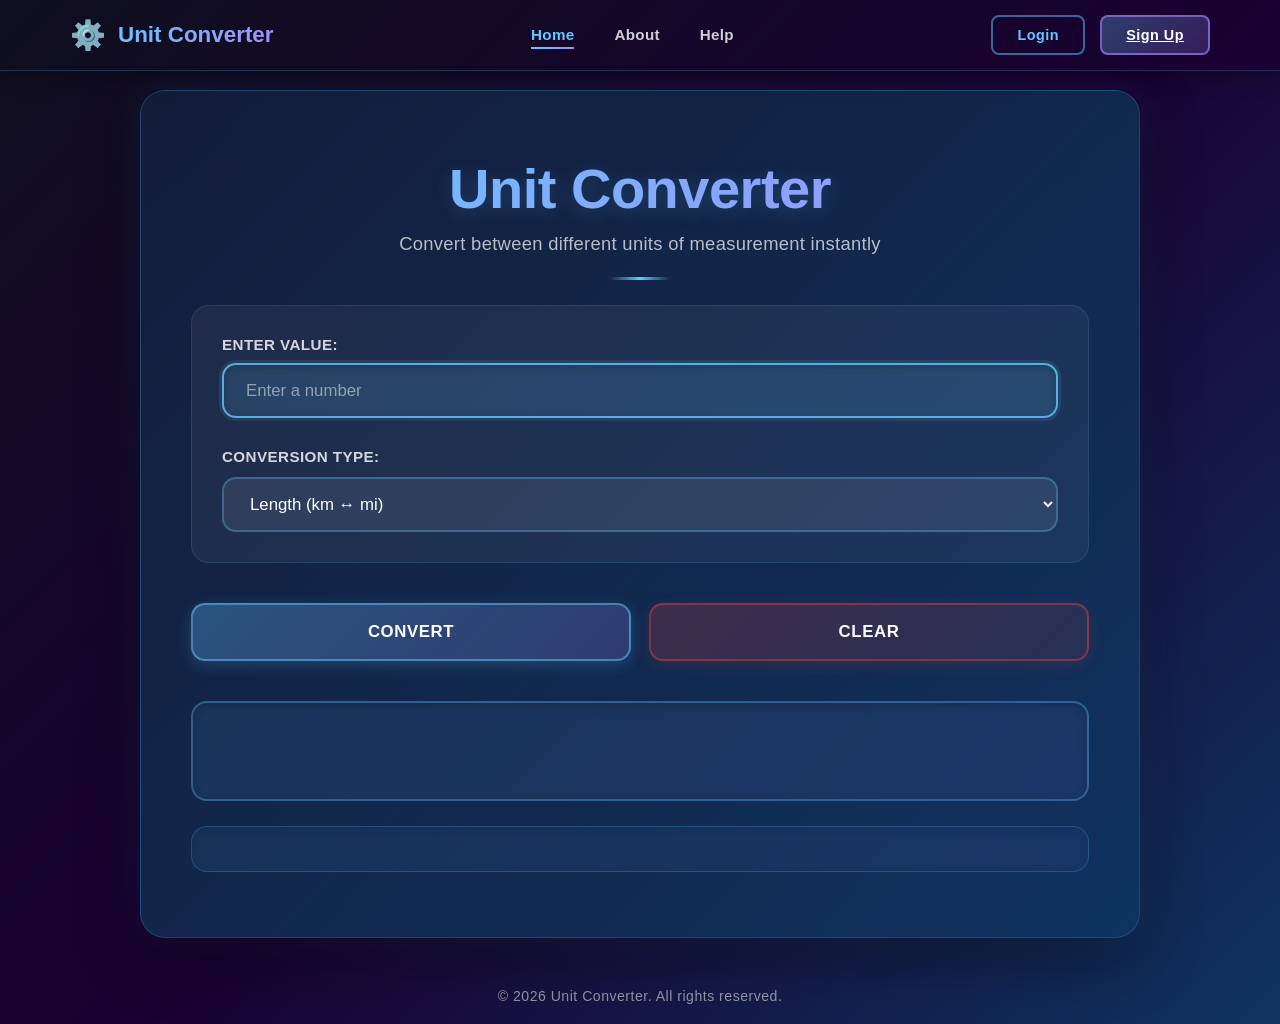
<file: index.html>
<!DOCTYPE html>
<html lang="en">
<head>
    <meta charset="UTF-8">
    <meta name="viewport" content="width=device-width, initial-scale=1.0">
    <meta name="description" content="Professional Unit Converter - Fast, accurate conversions for length, volume, mass, temperature, area, speed, and more. Try now!">
    <title>Professional Unit Converter | Convert Any Unit Instantly</title>
    <link rel="stylesheet" href="index.css">
</head>
<body>
    <!-- Navigation Bar -->
    <nav class="navbar">
        <div class="navbar-container">
            <a href="index.html" class="navbar-logo" style="text-decoration: none;">
                <span class="logo-icon">⚙️</span>
                <span class="logo-text">Unit Converter</span>
            </a>
            
            <ul class="nav-menu">
                <li class="nav-item">
                    <a href="index.html" class="nav-link active">Home</a>
                </li>
                <li class="nav-item">
                    <a href="about.html" class="nav-link">About</a>
                </li>
                <li class="nav-item">
                    <a href="help.html" class="nav-link">Help</a>
                </li>
            </ul>

            <div class="nav-auth">
                <button onclick="goToLogin()" class="btn-login">Login</button>
                <a href="signup.html" class="btn-signup">Sign Up</a>
            </div>

            <div class="hamburger">
                <span></span>
                <span></span>
                <span></span>
            </div>
        </div>
    </nav>

    <!-- Login Modal -->
    <div id="loginModal" class="modal">
        <div class="modal-content">
            <span class="close" onclick="closeLoginModal()">&times;</span>
            <h2>Login</h2>
            <form id="loginForm" onsubmit="handleLogin(event)">
                <div class="form-group">
                    <label for="loginEmail">Email</label>
                    <input type="email" id="loginEmail" required placeholder="Enter your email">
                </div>
                <div class="form-group">
                    <label for="loginPassword">Password</label>
                    <input type="password" id="loginPassword" required placeholder="Enter your password">
                </div>
                <div class="form-group checkbox">
                    <input type="checkbox" id="rememberMe">
                    <label for="rememberMe">Remember me</label>
                </div>
                <button type="submit" class="btn-primary">Login</button>
                <p class="form-footer">Don't have an account? <a href="#" onclick="switchToSignup()">Sign up here</a></p>
            </form>
        </div>
    </div>

    <!-- Signup Modal -->
    <div id="signupModal" class="modal">
        <div class="modal-content">
            <span class="close" onclick="closeSignupModal()">&times;</span>
            <h2>Create Account</h2>
            <form id="signupForm" onsubmit="handleSignup(event)">
                <div class="form-group">
                    <label for="signupName">Full Name</label>
                    <input type="text" id="signupName" required placeholder="Enter your full name">
                </div>
                <div class="form-group">
                    <label for="signupEmail">Email</label>
                    <input type="email" id="signupEmail" required placeholder="Enter your email">
                </div>
                <div class="form-group">
                    <label for="signupPassword">Password</label>
                    <input type="password" id="signupPassword" required placeholder="Create a password">
                </div>
                <div class="form-group">
                    <label for="signupConfirm">Confirm Password</label>
                    <input type="password" id="signupConfirm" required placeholder="Confirm your password">
                </div>
                <button type="submit" class="btn-primary">Create Account</button>
                <p class="form-footer">Already have an account? <a href="#" onclick="switchToLogin()">Login here</a></p>
            </form>
        </div>
    </div>

    <!-- User Menu (appears when logged in) -->
    <div id="userMenu" class="user-menu hidden">
        <div class="user-info">
            <div class="user-avatar">👤</div>
            <div class="user-details">
                <div class="user-name">User</div>
                <div class="user-email">user@example.com</div>
            </div>
        </div>
        <hr>
        <a href="#" class="menu-item">Profile</a>
        <a href="#" class="menu-item">Settings</a>
        <a href="#" class="menu-item">History</a>
        <hr>
        <a href="#" class="menu-item logout" onclick="handleLogout()">Logout</a>
    </div>
    <div class="container">
        <main id="main" class="converter">
            <header class="header">
                <h1>Unit Converter</h1>
                <p class="subtitle">Convert between different units of measurement instantly</p>
            </header>

            <section class="input-section">
                <div class="input-group">
                    <label for="input" class="label">Enter Value:</label>
                    <input 
                        type="number" 
                        id="input" 
                        name="input" 
                        placeholder="Enter a number" 
                        title="Input value for conversion"
                        step="0.01"
                    >
                </div>

                <div class="input-group">
                    <label for="type" class="label">Conversion Type:</label>
                    <select id="type" name="type" title="Select conversion type">
                        <optgroup label="Distance">
                            <option value="length">Length (km ↔ mi)</option>
                            <option value="distance-cm">Centimeters (cm ↔ in)</option>
                            <option value="distance-ft">Feet & Meters (ft ↔ m)</option>
                        </optgroup>
                        <optgroup label="Volume">
                            <option value="volume">Volume (L ↔ gal)</option>
                            <option value="volume-ml">Milliliters (ml ↔ fl oz)</option>
                        </optgroup>
                        <optgroup label="Weight">
                            <option value="mass">Mass (kg ↔ lbs)</option>
                            <option value="weight-g">Grams (g ↔ oz)</option>
                        </optgroup>
                        <optgroup label="Temperature">
                            <option value="temperature">Temperature (°C ↔ °F)</option>
                            <option value="temp-kelvin">Kelvin (K ↔ °C)</option>
                        </optgroup>
                        <optgroup label="Area">
                            <option value="area">Area (m² ↔ ft²)</option>
                            <option value="area-km">Large Area (km² ↔ mi²)</option>
                        </optgroup>
                        <optgroup label="Speed">
                            <option value="speed">Speed (km/h ↔ mph)</option>
                            <option value="speed-ms">Speed (m/s ↔ ft/s)</option>
                        </optgroup>
                        <optgroup label="Energy">
                            <option value="energy">Energy (joules ↔ calories)</option>
                            <option value="pressure">Pressure (Pa ↔ psi)</option>
                        </optgroup>
                    </select>
                </div>
            </section>

            <div class="button-group">
                <button id="convert" class="convert-btn">Convert</button>
                <button id="clear" class="clear-btn">Clear</button>
            </div>

            <div id="result" class="result-container"></div>
            <div id="history" class="history-container"></div>
        </main>
    </div>

    <footer class="footer">
        <p>&copy; 2026 Unit Converter. All rights reserved.</p>
    </footer>

    <script src="index.js"></script>
</body>
</html>
</file>
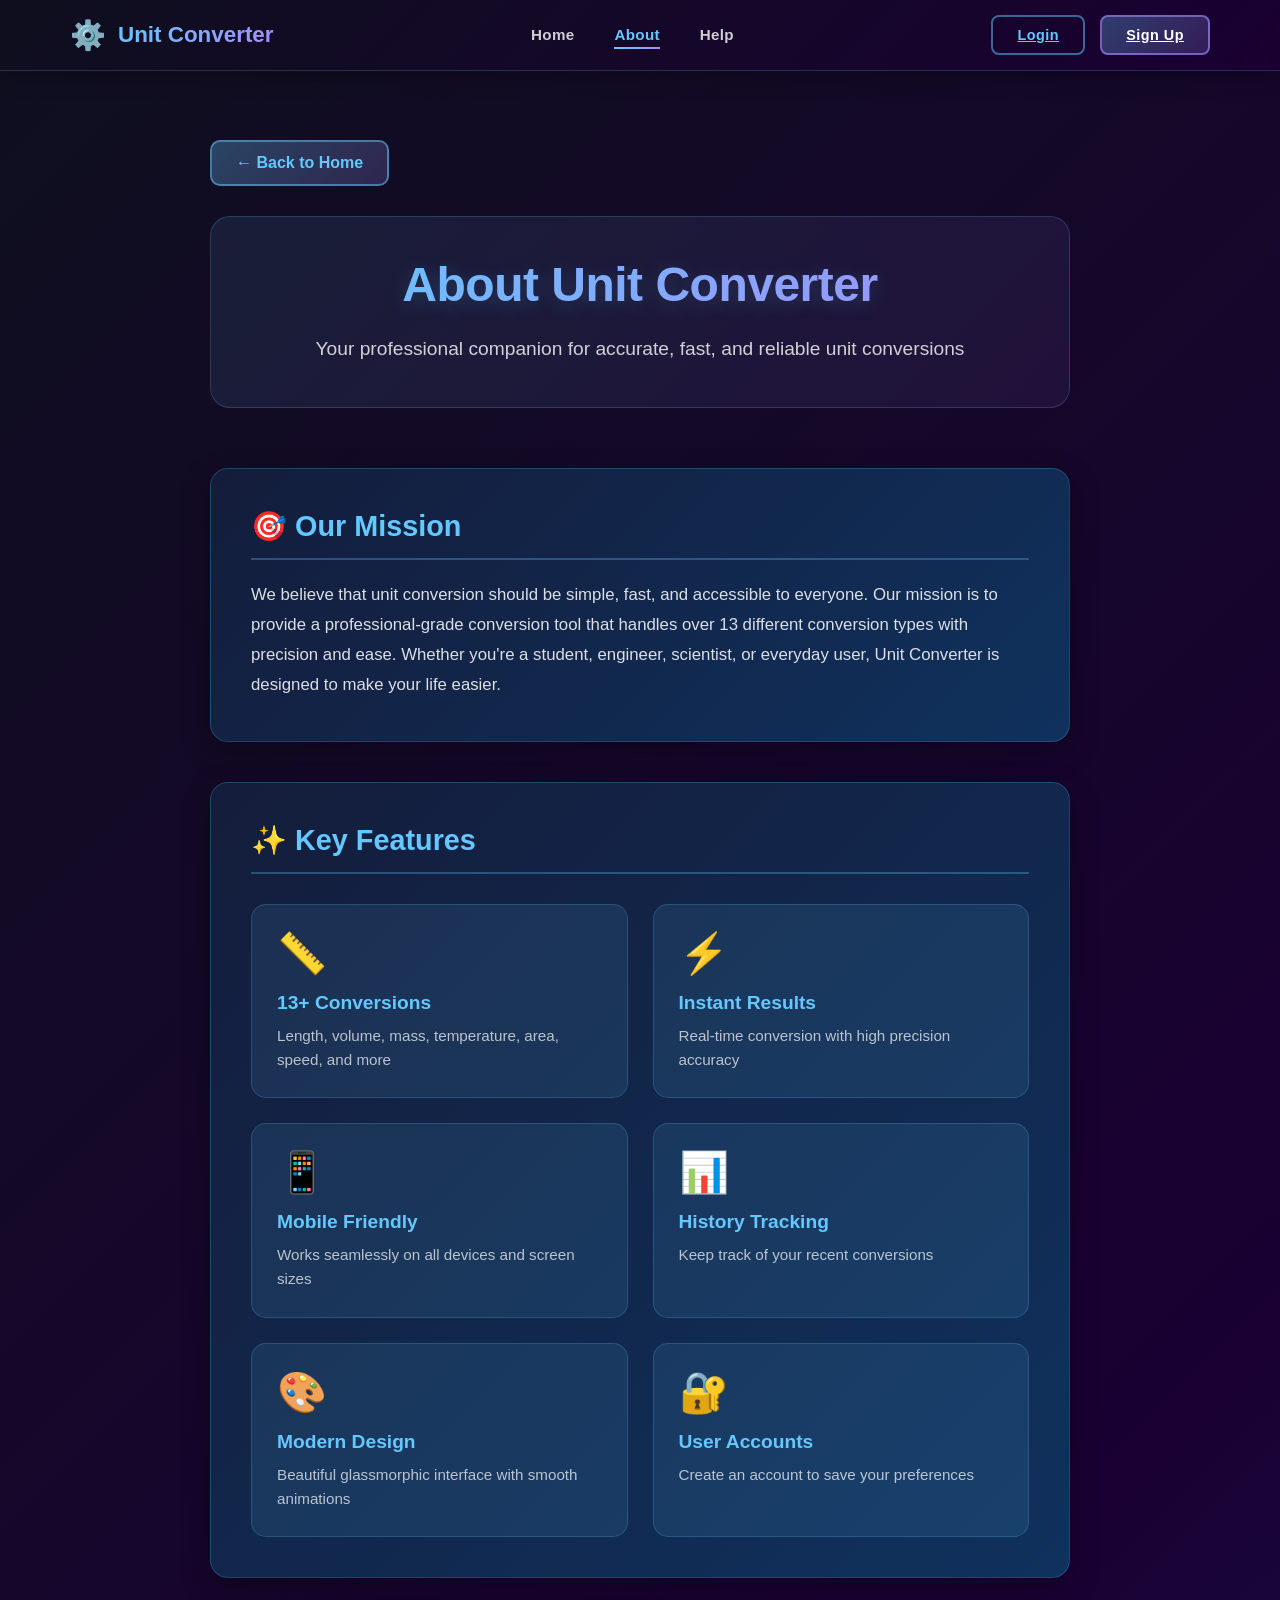
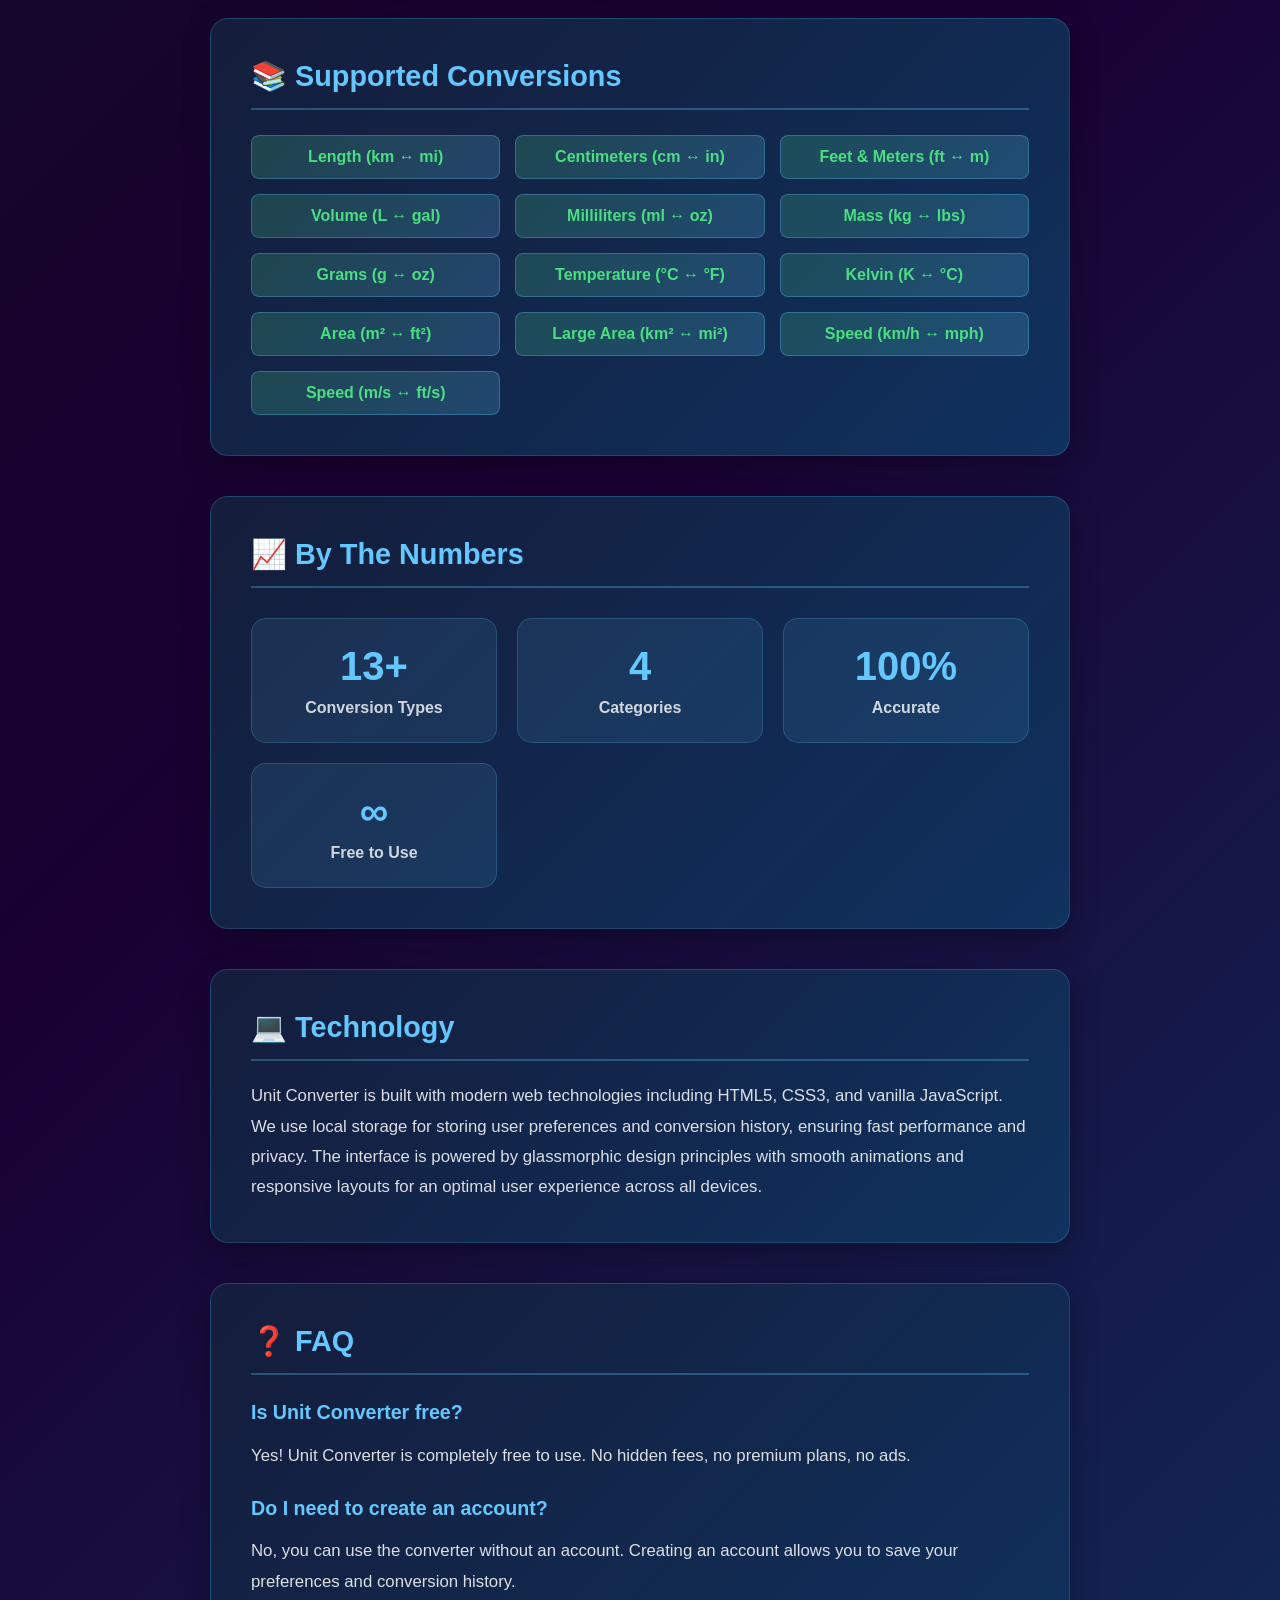
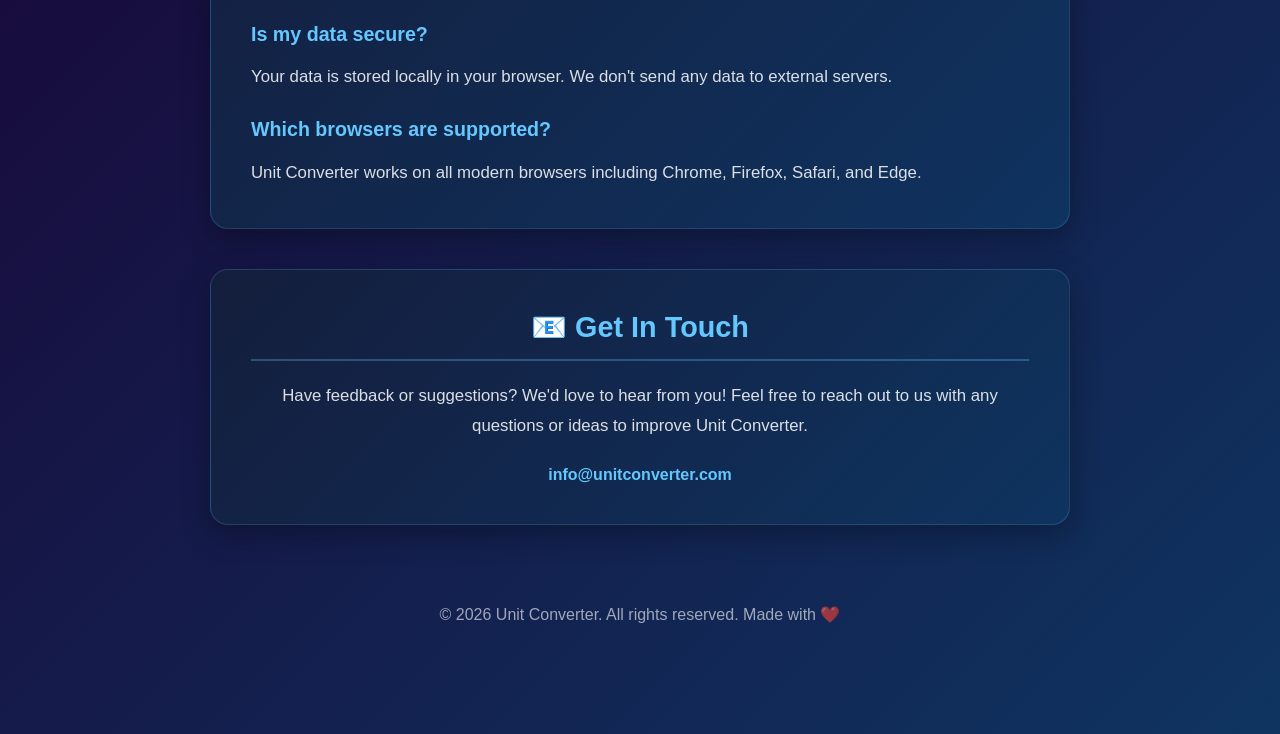
<file: about.html>
<!DOCTYPE html>
<html lang="en">
<head>
    <meta charset="UTF-8">
    <meta name="viewport" content="width=device-width, initial-scale=1.0">
    <meta name="description" content="About Unit Converter - Learn about our professional unit conversion tool">
    <title>About | Unit Converter</title>
    <link rel="stylesheet" href="index.css">
    <style>
        .about-container {
            max-width: 900px;
            margin: 50px auto;
            padding: 0 20px;
        }

        .about-hero {
            text-align: center;
            margin-bottom: 60px;
            padding: 40px;
            background: linear-gradient(135deg, rgba(100, 200, 255, 0.1), rgba(167, 139, 250, 0.08));
            border: 1px solid rgba(100, 200, 255, 0.2);
            border-radius: 20px;
        }

        .about-hero h1 {
            font-size: 3rem;
            background: linear-gradient(135deg, #64c8ff, #a78bfa);
            -webkit-background-clip: text;
            -webkit-text-fill-color: transparent;
            background-clip: text;
            margin-bottom: 20px;
        }

        .about-hero p {
            font-size: 1.2rem;
            color: rgba(255, 255, 255, 0.8);
            line-height: 1.8;
        }

        .content-section {
            background: linear-gradient(135deg, rgba(20, 30, 60, 0.95), rgba(15, 52, 96, 0.95));
            border: 1px solid rgba(100, 200, 255, 0.2);
            border-radius: 18px;
            padding: 40px;
            margin-bottom: 40px;
            box-shadow: 0 10px 30px rgba(0, 0, 0, 0.3);
        }

        .section-title {
            font-size: 1.8rem;
            color: #64c8ff;
            margin-bottom: 20px;
            padding-bottom: 15px;
            border-bottom: 2px solid rgba(100, 200, 255, 0.3);
            font-weight: 800;
        }

        .section-content {
            color: rgba(255, 255, 255, 0.85);
            font-size: 1.05rem;
            line-height: 1.8;
        }

        .features-grid {
            display: grid;
            grid-template-columns: repeat(auto-fit, minmax(250px, 1fr));
            gap: 25px;
            margin-top: 30px;
        }

        .feature-card {
            background: rgba(100, 200, 255, 0.1);
            padding: 25px;
            border-radius: 15px;
            border: 1px solid rgba(100, 200, 255, 0.2);
            transition: all 0.3s ease;
        }

        .feature-card:hover {
            background: rgba(100, 200, 255, 0.15);
            border-color: rgba(100, 200, 255, 0.5);
            transform: translateY(-5px);
            box-shadow: 0 10px 25px rgba(100, 200, 255, 0.2);
        }

        .feature-card-icon {
            font-size: 2.5rem;
            margin-bottom: 15px;
        }

        .feature-card-title {
            color: #64c8ff;
            font-size: 1.2rem;
            font-weight: 700;
            margin-bottom: 10px;
        }

        .feature-card-desc {
            color: rgba(255, 255, 255, 0.7);
            font-size: 0.95rem;
            line-height: 1.6;
        }

        .conversion-types {
            display: grid;
            grid-template-columns: repeat(auto-fit, minmax(200px, 1fr));
            gap: 15px;
            margin-top: 25px;
        }

        .conversion-tag {
            background: linear-gradient(135deg, rgba(74, 222, 128, 0.2), rgba(100, 200, 255, 0.2));
            padding: 12px 18px;
            border-radius: 8px;
            border: 1px solid rgba(100, 200, 255, 0.3);
            color: #4ade80;
            font-weight: 600;
            text-align: center;
            transition: all 0.3s ease;
        }

        .conversion-tag:hover {
            background: linear-gradient(135deg, rgba(100, 200, 255, 0.3), rgba(100, 200, 255, 0.2));
            border-color: #64c8ff;
            color: #64c8ff;
        }

        .team-section {
            text-align: center;
        }

        .team-members {
            display: grid;
            grid-template-columns: repeat(auto-fit, minmax(200px, 1fr));
            gap: 30px;
            margin-top: 30px;
        }

        .team-member {
            padding: 20px;
        }

        .member-avatar {
            font-size: 3rem;
            margin-bottom: 15px;
        }

        .member-name {
            color: #64c8ff;
            font-size: 1.2rem;
            font-weight: 700;
            margin-bottom: 8px;
        }

        .member-role {
            color: rgba(255, 255, 255, 0.6);
            font-size: 0.9rem;
        }

        .stats-grid {
            display: grid;
            grid-template-columns: repeat(auto-fit, minmax(180px, 1fr));
            gap: 20px;
            margin-top: 30px;
        }

        .stat-card {
            background: rgba(100, 200, 255, 0.1);
            padding: 25px;
            border-radius: 15px;
            text-align: center;
            border: 1px solid rgba(100, 200, 255, 0.2);
        }

        .stat-number {
            font-size: 2.5rem;
            color: #64c8ff;
            font-weight: 800;
            margin-bottom: 10px;
        }

        .stat-label {
            color: rgba(255, 255, 255, 0.8);
            font-weight: 600;
        }

        .back-button {
            display: inline-block;
            margin-bottom: 30px;
            padding: 12px 24px;
            background: linear-gradient(135deg, rgba(100, 200, 255, 0.3), rgba(167, 139, 250, 0.2));
            border: 2px solid rgba(100, 200, 255, 0.5);
            color: #64c8ff;
            text-decoration: none;
            border-radius: 10px;
            font-weight: 700;
            transition: all 0.3s ease;
        }

        .back-button:hover {
            background: linear-gradient(135deg, rgba(100, 200, 255, 0.5), rgba(167, 139, 250, 0.4));
            border-color: #64c8ff;
            box-shadow: 0 5px 15px rgba(100, 200, 255, 0.3);
        }

        @media (max-width: 600px) {
            .about-hero {
                padding: 30px 20px;
            }

            .about-hero h1 {
                font-size: 2rem;
            }

            .content-section {
                padding: 25px;
            }

            .section-title {
                font-size: 1.4rem;
            }

            .section-content {
                font-size: 0.95rem;
            }
        }
    </style>
</head>
<body>
    <!-- Navigation Bar -->
    <nav class="navbar">
        <div class="navbar-container">
            <a href="index.html" class="navbar-logo" style="text-decoration: none;">
                <span class="logo-icon">⚙️</span>
                <span class="logo-text">Unit Converter</span>
            </a>
            
            <ul class="nav-menu">
                <li class="nav-item">
                    <a href="index.html" class="nav-link">Home</a>
                </li>
                <li class="nav-item">
                    <a href="about.html" class="nav-link active">About</a>
                </li>
                <li class="nav-item">
                    <a href="help.html" class="nav-link">Help</a>
                </li>
            </ul>

            <div class="nav-auth">
                <a href="login.html" class="btn-login">Login</a>
                <a href="signup.html" class="btn-signup">Sign Up</a>
            </div>

            <div class="hamburger">
                <span></span>
                <span></span>
                <span></span>
            </div>
        </div>
    </nav>

    <div class="about-container">
        <a href="index.html" class="back-button">← Back to Home</a>

        <div class="about-hero">
            <h1>About Unit Converter</h1>
            <p>Your professional companion for accurate, fast, and reliable unit conversions</p>
        </div>

        <!-- Mission Section -->
        <div class="content-section">
            <h2 class="section-title">🎯 Our Mission</h2>
            <p class="section-content">
                We believe that unit conversion should be simple, fast, and accessible to everyone. Our mission is to provide a professional-grade conversion tool that handles over 13 different conversion types with precision and ease. Whether you're a student, engineer, scientist, or everyday user, Unit Converter is designed to make your life easier.
            </p>
        </div>

        <!-- Features Section -->
        <div class="content-section">
            <h2 class="section-title">✨ Key Features</h2>
            <div class="features-grid">
                <div class="feature-card">
                    <div class="feature-card-icon">📏</div>
                    <div class="feature-card-title">13+ Conversions</div>
                    <div class="feature-card-desc">Length, volume, mass, temperature, area, speed, and more</div>
                </div>
                <div class="feature-card">
                    <div class="feature-card-icon">⚡</div>
                    <div class="feature-card-title">Instant Results</div>
                    <div class="feature-card-desc">Real-time conversion with high precision accuracy</div>
                </div>
                <div class="feature-card">
                    <div class="feature-card-icon">📱</div>
                    <div class="feature-card-title">Mobile Friendly</div>
                    <div class="feature-card-desc">Works seamlessly on all devices and screen sizes</div>
                </div>
                <div class="feature-card">
                    <div class="feature-card-icon">📊</div>
                    <div class="feature-card-title">History Tracking</div>
                    <div class="feature-card-desc">Keep track of your recent conversions</div>
                </div>
                <div class="feature-card">
                    <div class="feature-card-icon">🎨</div>
                    <div class="feature-card-title">Modern Design</div>
                    <div class="feature-card-desc">Beautiful glassmorphic interface with smooth animations</div>
                </div>
                <div class="feature-card">
                    <div class="feature-card-icon">🔐</div>
                    <div class="feature-card-title">User Accounts</div>
                    <div class="feature-card-desc">Create an account to save your preferences</div>
                </div>
            </div>
        </div>

        <!-- Conversions Section -->
        <div class="content-section">
            <h2 class="section-title">📚 Supported Conversions</h2>
            <div class="conversion-types">
                <div class="conversion-tag">Length (km ↔ mi)</div>
                <div class="conversion-tag">Centimeters (cm ↔ in)</div>
                <div class="conversion-tag">Feet & Meters (ft ↔ m)</div>
                <div class="conversion-tag">Volume (L ↔ gal)</div>
                <div class="conversion-tag">Milliliters (ml ↔ oz)</div>
                <div class="conversion-tag">Mass (kg ↔ lbs)</div>
                <div class="conversion-tag">Grams (g ↔ oz)</div>
                <div class="conversion-tag">Temperature (°C ↔ °F)</div>
                <div class="conversion-tag">Kelvin (K ↔ °C)</div>
                <div class="conversion-tag">Area (m² ↔ ft²)</div>
                <div class="conversion-tag">Large Area (km² ↔ mi²)</div>
                <div class="conversion-tag">Speed (km/h ↔ mph)</div>
                <div class="conversion-tag">Speed (m/s ↔ ft/s)</div>
            </div>
        </div>

        <!-- Stats Section -->
        <div class="content-section">
            <h2 class="section-title">📈 By The Numbers</h2>
            <div class="stats-grid">
                <div class="stat-card">
                    <div class="stat-number">13+</div>
                    <div class="stat-label">Conversion Types</div>
                </div>
                <div class="stat-card">
                    <div class="stat-number">4</div>
                    <div class="stat-label">Categories</div>
                </div>
                <div class="stat-card">
                    <div class="stat-number">100%</div>
                    <div class="stat-label">Accurate</div>
                </div>
                <div class="stat-card">
                    <div class="stat-number">∞</div>
                    <div class="stat-label">Free to Use</div>
                </div>
            </div>
        </div>

        <!-- Technology Section -->
        <div class="content-section">
            <h2 class="section-title">💻 Technology</h2>
            <p class="section-content">
                Unit Converter is built with modern web technologies including HTML5, CSS3, and vanilla JavaScript. We use local storage for storing user preferences and conversion history, ensuring fast performance and privacy. The interface is powered by glassmorphic design principles with smooth animations and responsive layouts for an optimal user experience across all devices.
            </p>
        </div>

        <!-- FAQ Section -->
        <div class="content-section">
            <h2 class="section-title">❓ FAQ</h2>
            <div class="section-content">
                <h3 style="color: #64c8ff; margin-top: 20px; margin-bottom: 10px;">Is Unit Converter free?</h3>
                <p style="margin-bottom: 20px;">Yes! Unit Converter is completely free to use. No hidden fees, no premium plans, no ads.</p>

                <h3 style="color: #64c8ff; margin-bottom: 10px;">Do I need to create an account?</h3>
                <p style="margin-bottom: 20px;">No, you can use the converter without an account. Creating an account allows you to save your preferences and conversion history.</p>

                <h3 style="color: #64c8ff; margin-bottom: 10px;">Is my data secure?</h3>
                <p style="margin-bottom: 20px;">Your data is stored locally in your browser. We don't send any data to external servers.</p>

                <h3 style="color: #64c8ff; margin-bottom: 10px;">Which browsers are supported?</h3>
                <p>Unit Converter works on all modern browsers including Chrome, Firefox, Safari, and Edge.</p>
            </div>
        </div>

        <!-- Contact Section -->
        <div class="content-section team-section">
            <h2 class="section-title">📧 Get In Touch</h2>
            <p class="section-content">
                Have feedback or suggestions? We'd love to hear from you! Feel free to reach out to us with any questions or ideas to improve Unit Converter.
            </p>
            <div style="margin-top: 25px;">
                <a href="mailto:info@unitconverter.com" style="color: #64c8ff; font-weight: 700; text-decoration: none;">info@unitconverter.com</a>
            </div>
        </div>

        <div style="text-align: center; padding: 40px 20px; color: rgba(255, 255, 255, 0.6);">
            <p>&copy; 2026 Unit Converter. All rights reserved. Made with ❤️</p>
        </div>
    </div>

    <script>
        // Check if user is logged in and update nav
        const currentUser = localStorage.getItem('currentUser');
        if (currentUser) {
            const user = JSON.parse(currentUser);
            const navAuth = document.querySelector('.nav-auth');
            navAuth.innerHTML = `
                <button class="btn-user" onclick="toggleUserMenu()" style="background: linear-gradient(135deg, rgba(100, 200, 255, 0.3), rgba(167, 139, 250, 0.2)); border: 2px solid rgba(100, 200, 255, 0.6); padding: 10px 24px; border-radius: 8px; color: #64c8ff; font-weight: 700; cursor: pointer;">
                    👤 ${user.name.split(' ')[0]}
                </button>
            `;
        }
    </script>
</body>
</html>
</file>
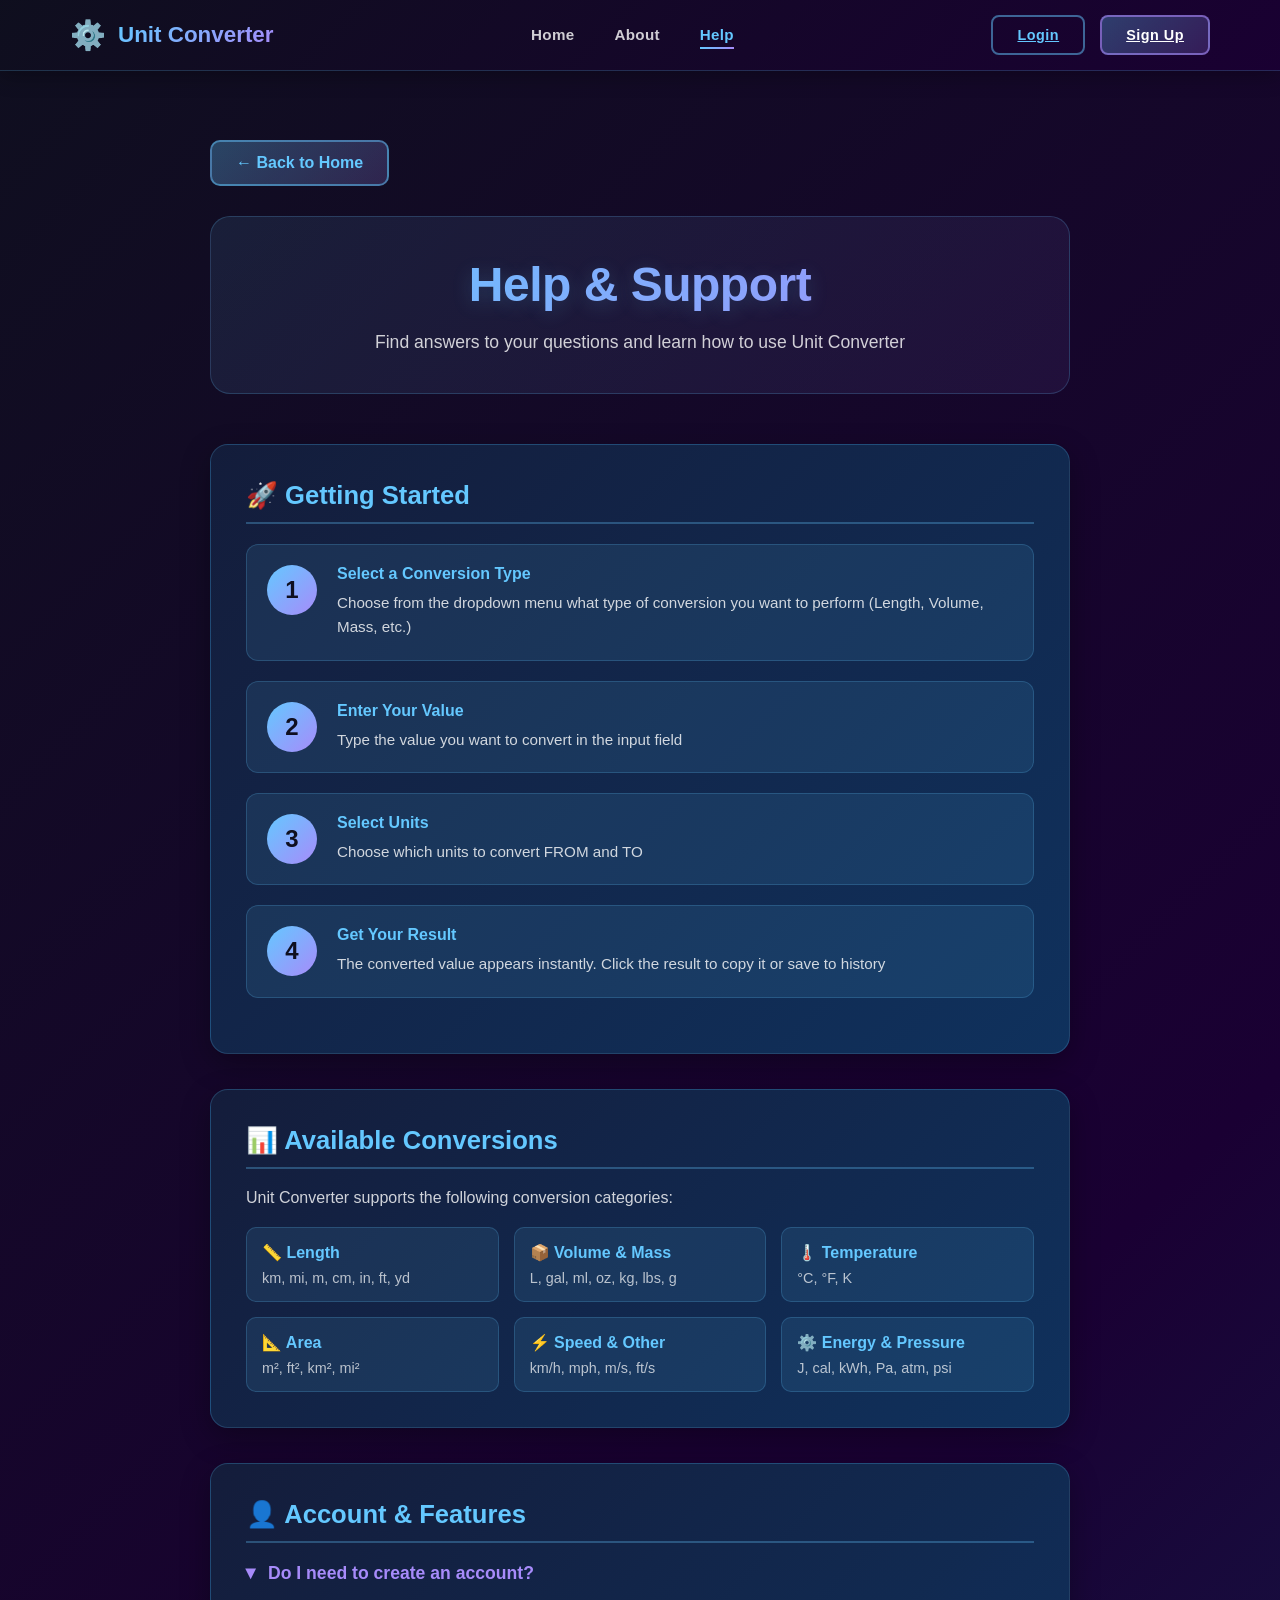
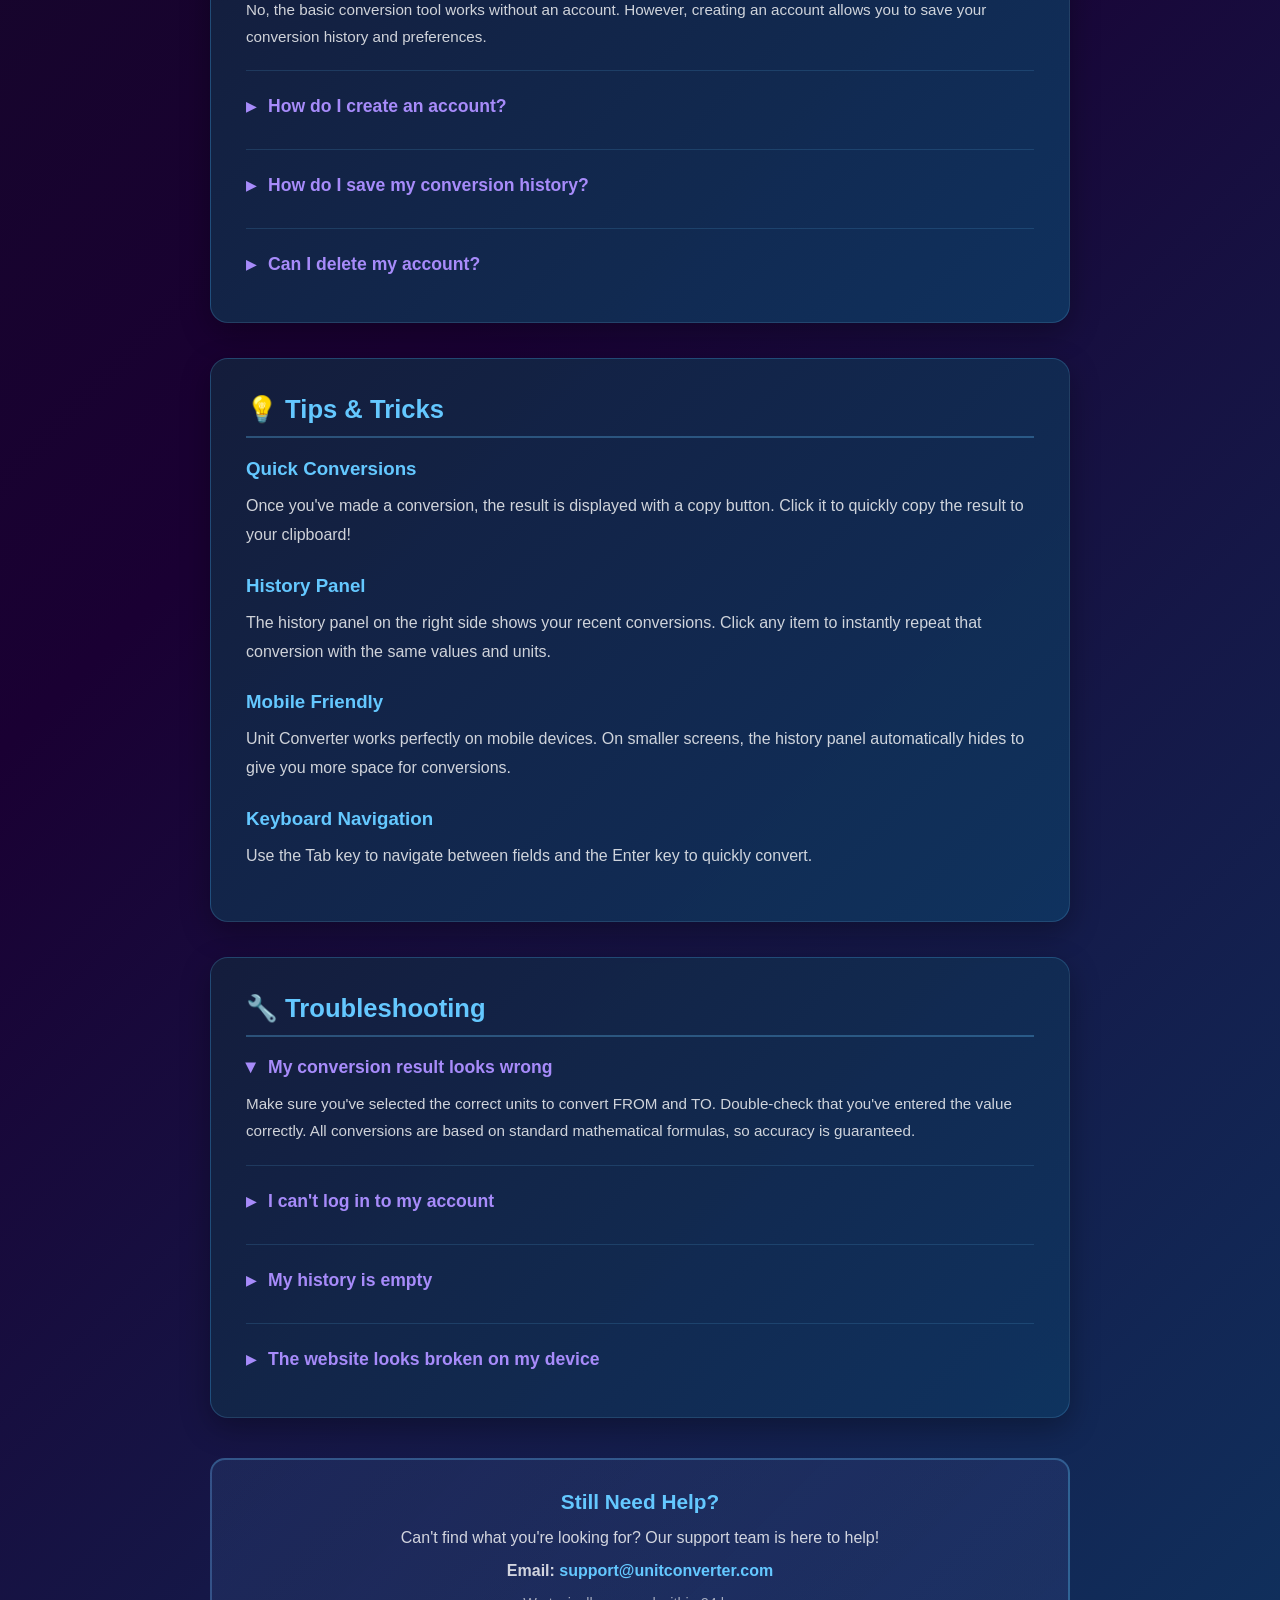
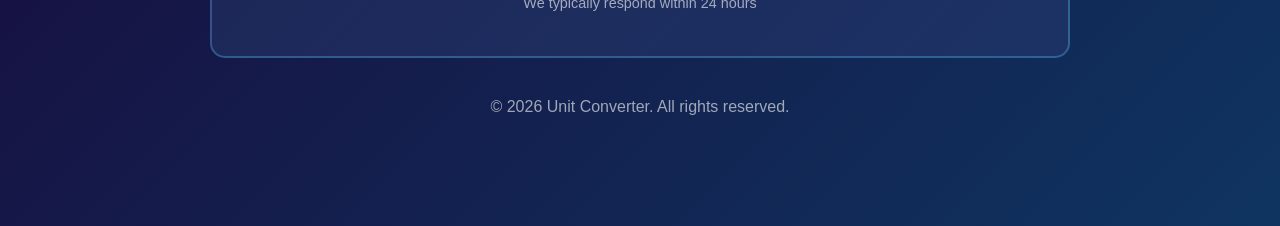
<file: help.html>
<!DOCTYPE html>
<html lang="en">
<head>
    <meta charset="UTF-8">
    <meta name="viewport" content="width=device-width, initial-scale=1.0">
    <meta name="description" content="Help & Support - Unit Converter Guide">
    <title>Help | Unit Converter</title>
    <link rel="stylesheet" href="index.css">
    <style>
        .help-container {
            max-width: 900px;
            margin: 50px auto;
            padding: 0 20px;
        }

        .help-hero {
            text-align: center;
            margin-bottom: 50px;
            padding: 40px;
            background: linear-gradient(135deg, rgba(100, 200, 255, 0.1), rgba(167, 139, 250, 0.08));
            border: 1px solid rgba(100, 200, 255, 0.2);
            border-radius: 20px;
        }

        .help-hero h1 {
            font-size: 3rem;
            background: linear-gradient(135deg, #64c8ff, #a78bfa);
            -webkit-background-clip: text;
            -webkit-text-fill-color: transparent;
            background-clip: text;
            margin-bottom: 20px;
        }

        .help-hero p {
            font-size: 1.1rem;
            color: rgba(255, 255, 255, 0.8);
        }

        .help-section {
            background: linear-gradient(135deg, rgba(20, 30, 60, 0.95), rgba(15, 52, 96, 0.95));
            border: 1px solid rgba(100, 200, 255, 0.2);
            border-radius: 18px;
            padding: 35px;
            margin-bottom: 35px;
            box-shadow: 0 10px 30px rgba(0, 0, 0, 0.3);
        }

        .help-title {
            font-size: 1.6rem;
            color: #64c8ff;
            margin-bottom: 20px;
            padding-bottom: 12px;
            border-bottom: 2px solid rgba(100, 200, 255, 0.3);
            font-weight: 800;
        }

        .faq-item {
            margin-bottom: 25px;
            border-bottom: 1px solid rgba(100, 200, 255, 0.15);
            padding-bottom: 20px;
        }

        .faq-item:last-child {
            border-bottom: none;
            margin-bottom: 0;
            padding-bottom: 0;
        }

        .faq-question {
            font-size: 1.1rem;
            color: #a78bfa;
            font-weight: 700;
            margin-bottom: 12px;
            cursor: pointer;
            display: flex;
            align-items: center;
            transition: color 0.3s ease;
        }

        .faq-question:hover {
            color: #64c8ff;
        }

        .faq-question::before {
            content: '▶';
            display: inline-block;
            margin-right: 12px;
            font-size: 0.8rem;
            transition: transform 0.3s ease;
        }

        .faq-item.open .faq-question::before {
            transform: rotate(90deg);
        }

        .faq-answer {
            color: rgba(255, 255, 255, 0.8);
            line-height: 1.8;
            font-size: 0.95rem;
            max-height: 0;
            overflow: hidden;
            transition: max-height 0.3s ease;
        }

        .faq-item.open .faq-answer {
            max-height: 500px;
        }

        .step-box {
            background: rgba(100, 200, 255, 0.1);
            border: 1px solid rgba(100, 200, 255, 0.2);
            padding: 20px;
            border-radius: 12px;
            margin-bottom: 20px;
            display: flex;
            gap: 20px;
        }

        .step-number {
            min-width: 50px;
            width: 50px;
            height: 50px;
            background: linear-gradient(135deg, #64c8ff, #a78bfa);
            border-radius: 50%;
            display: flex;
            align-items: center;
            justify-content: center;
            color: #0f0f1f;
            font-weight: 800;
            font-size: 1.5rem;
        }

        .step-content h4 {
            color: #64c8ff;
            margin: 0 0 8px 0;
            font-weight: 700;
        }

        .step-content p {
            color: rgba(255, 255, 255, 0.8);
            margin: 0;
            font-size: 0.95rem;
            line-height: 1.6;
        }

        .shortcut-list {
            display: grid;
            grid-template-columns: repeat(auto-fit, minmax(250px, 1fr));
            gap: 15px;
            margin-top: 20px;
        }

        .shortcut-item {
            background: rgba(100, 200, 255, 0.1);
            padding: 15px;
            border-radius: 10px;
            border: 1px solid rgba(100, 200, 255, 0.2);
        }

        .shortcut-key {
            color: #64c8ff;
            font-weight: 700;
            font-family: monospace;
            background: rgba(100, 200, 255, 0.2);
            padding: 4px 8px;
            border-radius: 4px;
        }

        .shortcut-desc {
            color: rgba(255, 255, 255, 0.7);
            font-size: 0.9rem;
            margin-top: 8px;
        }

        .back-button {
            display: inline-block;
            margin-bottom: 30px;
            padding: 12px 24px;
            background: linear-gradient(135deg, rgba(100, 200, 255, 0.3), rgba(167, 139, 250, 0.2));
            border: 2px solid rgba(100, 200, 255, 0.5);
            color: #64c8ff;
            text-decoration: none;
            border-radius: 10px;
            font-weight: 700;
            transition: all 0.3s ease;
        }

        .back-button:hover {
            background: linear-gradient(135deg, rgba(100, 200, 255, 0.5), rgba(167, 139, 250, 0.4));
            border-color: #64c8ff;
            box-shadow: 0 5px 15px rgba(100, 200, 255, 0.3);
        }

        .contact-box {
            text-align: center;
            background: linear-gradient(135deg, rgba(100, 200, 255, 0.1), rgba(167, 139, 250, 0.08));
            border: 2px solid rgba(100, 200, 255, 0.3);
            padding: 30px;
            border-radius: 15px;
            margin-top: 40px;
        }

        .contact-box h3 {
            color: #64c8ff;
            font-size: 1.3rem;
            margin-bottom: 15px;
        }

        .contact-box p {
            color: rgba(255, 255, 255, 0.8);
            margin-bottom: 15px;
        }

        .contact-box a {
            color: #64c8ff;
            text-decoration: none;
            font-weight: 700;
        }

        .contact-box a:hover {
            text-decoration: underline;
        }

        @media (max-width: 600px) {
            .help-hero {
                padding: 30px 20px;
            }

            .help-hero h1 {
                font-size: 2rem;
            }

            .help-section {
                padding: 25px;
            }

            .step-box {
                flex-direction: column;
                align-items: flex-start;
            }

            .step-number {
                align-self: flex-start;
            }
        }
    </style>
</head>
<body>
    <!-- Navigation Bar -->
    <nav class="navbar">
        <div class="navbar-container">
            <a href="index.html" class="navbar-logo" style="text-decoration: none;">
                <span class="logo-icon">⚙️</span>
                <span class="logo-text">Unit Converter</span>
            </a>
            
            <ul class="nav-menu">
                <li class="nav-item">
                    <a href="index.html" class="nav-link">Home</a>
                </li>
                <li class="nav-item">
                    <a href="about.html" class="nav-link">About</a>
                </li>
                <li class="nav-item">
                    <a href="help.html" class="nav-link active">Help</a>
                </li>
            </ul>

            <div class="nav-auth">
                <a href="login.html" class="btn-login">Login</a>
                <a href="signup.html" class="btn-signup">Sign Up</a>
            </div>

            <div class="hamburger">
                <span></span>
                <span></span>
                <span></span>
            </div>
        </div>
    </nav>

    <div class="help-container">
        <a href="index.html" class="back-button">← Back to Home</a>

        <div class="help-hero">
            <h1>Help & Support</h1>
            <p>Find answers to your questions and learn how to use Unit Converter</p>
        </div>

        <!-- Getting Started -->
        <div class="help-section">
            <h2 class="help-title">🚀 Getting Started</h2>
            
            <div class="step-box">
                <div class="step-number">1</div>
                <div class="step-content">
                    <h4>Select a Conversion Type</h4>
                    <p>Choose from the dropdown menu what type of conversion you want to perform (Length, Volume, Mass, etc.)</p>
                </div>
            </div>

            <div class="step-box">
                <div class="step-number">2</div>
                <div class="step-content">
                    <h4>Enter Your Value</h4>
                    <p>Type the value you want to convert in the input field</p>
                </div>
            </div>

            <div class="step-box">
                <div class="step-number">3</div>
                <div class="step-content">
                    <h4>Select Units</h4>
                    <p>Choose which units to convert FROM and TO</p>
                </div>
            </div>

            <div class="step-box">
                <div class="step-number">4</div>
                <div class="step-content">
                    <h4>Get Your Result</h4>
                    <p>The converted value appears instantly. Click the result to copy it or save to history</p>
                </div>
            </div>
        </div>

        <!-- Available Conversions -->
        <div class="help-section">
            <h2 class="help-title">📊 Available Conversions</h2>
            <p style="color: rgba(255, 255, 255, 0.8); margin-bottom: 20px;">Unit Converter supports the following conversion categories:</p>
            
            <div style="display: grid; grid-template-columns: repeat(auto-fit, minmax(200px, 1fr)); gap: 15px;">
                <div style="background: rgba(100, 200, 255, 0.1); padding: 15px; border-radius: 10px; border: 1px solid rgba(100, 200, 255, 0.2);">
                    <div style="color: #64c8ff; font-weight: 700; margin-bottom: 8px;">📏 Length</div>
                    <div style="color: rgba(255, 255, 255, 0.7); font-size: 0.9rem;">km, mi, m, cm, in, ft, yd</div>
                </div>

                <div style="background: rgba(100, 200, 255, 0.1); padding: 15px; border-radius: 10px; border: 1px solid rgba(100, 200, 255, 0.2);">
                    <div style="color: #64c8ff; font-weight: 700; margin-bottom: 8px;">📦 Volume & Mass</div>
                    <div style="color: rgba(255, 255, 255, 0.7); font-size: 0.9rem;">L, gal, ml, oz, kg, lbs, g</div>
                </div>

                <div style="background: rgba(100, 200, 255, 0.1); padding: 15px; border-radius: 10px; border: 1px solid rgba(100, 200, 255, 0.2);">
                    <div style="color: #64c8ff; font-weight: 700; margin-bottom: 8px;">🌡️ Temperature</div>
                    <div style="color: rgba(255, 255, 255, 0.7); font-size: 0.9rem;">°C, °F, K</div>
                </div>

                <div style="background: rgba(100, 200, 255, 0.1); padding: 15px; border-radius: 10px; border: 1px solid rgba(100, 200, 255, 0.2);">
                    <div style="color: #64c8ff; font-weight: 700; margin-bottom: 8px;">📐 Area</div>
                    <div style="color: rgba(255, 255, 255, 0.7); font-size: 0.9rem;">m², ft², km², mi²</div>
                </div>

                <div style="background: rgba(100, 200, 255, 0.1); padding: 15px; border-radius: 10px; border: 1px solid rgba(100, 200, 255, 0.2);">
                    <div style="color: #64c8ff; font-weight: 700; margin-bottom: 8px;">⚡ Speed & Other</div>
                    <div style="color: rgba(255, 255, 255, 0.7); font-size: 0.9rem;">km/h, mph, m/s, ft/s</div>
                </div>

                <div style="background: rgba(100, 200, 255, 0.1); padding: 15px; border-radius: 10px; border: 1px solid rgba(100, 200, 255, 0.2);">
                    <div style="color: #64c8ff; font-weight: 700; margin-bottom: 8px;">⚙️ Energy & Pressure</div>
                    <div style="color: rgba(255, 255, 255, 0.7); font-size: 0.9rem;">J, cal, kWh, Pa, atm, psi</div>
                </div>
            </div>
        </div>

        <!-- Account & Features -->
        <div class="help-section">
            <h2 class="help-title">👤 Account & Features</h2>
            
            <div class="faq-item open">
                <div class="faq-question">Do I need to create an account?</div>
                <div class="faq-answer">
                    No, the basic conversion tool works without an account. However, creating an account allows you to save your conversion history and preferences.
                </div>
            </div>

            <div class="faq-item">
                <div class="faq-question">How do I create an account?</div>
                <div class="faq-answer">
                    Click the "Sign Up" button in the top navigation bar, fill in your information (name, email, password), and click "Create Account". You'll be logged in automatically.
                </div>
            </div>

            <div class="faq-item">
                <div class="faq-question">How do I save my conversion history?</div>
                <div class="faq-answer">
                    When logged in, all your conversions are automatically saved to your history. You can see them in the History panel on the main page. Click any history item to quickly repeat that conversion.
                </div>
            </div>

            <div class="faq-item">
                <div class="faq-question">Can I delete my account?</div>
                <div class="faq-answer">
                    Yes, you can log out at any time. If you want to permanently delete your account data, please contact our support team.
                </div>
            </div>
        </div>

        <!-- Tips & Tricks -->
        <div class="help-section">
            <h2 class="help-title">💡 Tips & Tricks</h2>
            
            <div style="margin-bottom: 25px;">
                <h3 style="color: #64c8ff; margin-bottom: 12px; font-weight: 700;">Quick Conversions</h3>
                <p style="color: rgba(255, 255, 255, 0.8); line-height: 1.8;">
                    Once you've made a conversion, the result is displayed with a copy button. Click it to quickly copy the result to your clipboard!
                </p>
            </div>

            <div style="margin-bottom: 25px;">
                <h3 style="color: #64c8ff; margin-bottom: 12px; font-weight: 700;">History Panel</h3>
                <p style="color: rgba(255, 255, 255, 0.8); line-height: 1.8;">
                    The history panel on the right side shows your recent conversions. Click any item to instantly repeat that conversion with the same values and units.
                </p>
            </div>

            <div style="margin-bottom: 25px;">
                <h3 style="color: #64c8ff; margin-bottom: 12px; font-weight: 700;">Mobile Friendly</h3>
                <p style="color: rgba(255, 255, 255, 0.8); line-height: 1.8;">
                    Unit Converter works perfectly on mobile devices. On smaller screens, the history panel automatically hides to give you more space for conversions.
                </p>
            </div>

            <div>
                <h3 style="color: #64c8ff; margin-bottom: 12px; font-weight: 700;">Keyboard Navigation</h3>
                <p style="color: rgba(255, 255, 255, 0.8); line-height: 1.8; margin-bottom: 15px;">
                    Use the Tab key to navigate between fields and the Enter key to quickly convert.
                </p>
            </div>
        </div>

        <!-- Troubleshooting -->
        <div class="help-section">
            <h2 class="help-title">🔧 Troubleshooting</h2>
            
            <div class="faq-item open">
                <div class="faq-question">My conversion result looks wrong</div>
                <div class="faq-answer">
                    Make sure you've selected the correct units to convert FROM and TO. Double-check that you've entered the value correctly. All conversions are based on standard mathematical formulas, so accuracy is guaranteed.
                </div>
            </div>

            <div class="faq-item">
                <div class="faq-question">I can't log in to my account</div>
                <div class="faq-answer">
                    Make sure you're using the correct email and password. Passwords are case-sensitive. If you forgot your password, please contact support.
                </div>
            </div>

            <div class="faq-item">
                <div class="faq-question">My history is empty</div>
                <div class="faq-answer">
                    If you're not logged in, history is temporary and stored locally. Once you refresh the page without logging in, it's cleared. Create an account and log in to save your history permanently.
                </div>
            </div>

            <div class="faq-item">
                <div class="faq-question">The website looks broken on my device</div>
                <div class="faq-answer">
                    Try refreshing the page or clearing your browser cache. Make sure you're using a modern browser like Chrome, Firefox, Safari, or Edge. If the problem persists, please contact support.
                </div>
            </div>
        </div>

        <!-- Contact Support -->
        <div class="contact-box">
            <h3>Still Need Help?</h3>
            <p>Can't find what you're looking for? Our support team is here to help!</p>
            <p>
                <strong>Email:</strong> <a href="mailto:support@unitconverter.com">support@unitconverter.com</a>
            </p>
            <p style="color: rgba(255, 255, 255, 0.6); font-size: 0.9rem;">We typically respond within 24 hours</p>
        </div>

        <div style="text-align: center; padding: 40px 20px; color: rgba(255, 255, 255, 0.6);">
            <p>&copy; 2026 Unit Converter. All rights reserved.</p>
        </div>
    </div>

    <script>
        // FAQ toggle functionality
        document.querySelectorAll('.faq-question').forEach(question => {
            question.addEventListener('click', function() {
                const faqItem = this.parentElement;
                faqItem.classList.toggle('open');
            });
        });

        // Check if user is logged in and update nav
        const currentUser = localStorage.getItem('currentUser');
        if (currentUser) {
            const user = JSON.parse(currentUser);
            const navAuth = document.querySelector('.nav-auth');
            navAuth.innerHTML = `
                <button class="btn-user" onclick="toggleUserMenu()" style="background: linear-gradient(135deg, rgba(100, 200, 255, 0.3), rgba(167, 139, 250, 0.2)); border: 2px solid rgba(100, 200, 255, 0.6); padding: 10px 24px; border-radius: 8px; color: #64c8ff; font-weight: 700; cursor: pointer;">
                    👤 ${user.name.split(' ')[0]}
                </button>
            `;
        }
    </script>
</body>
</html>
</file>
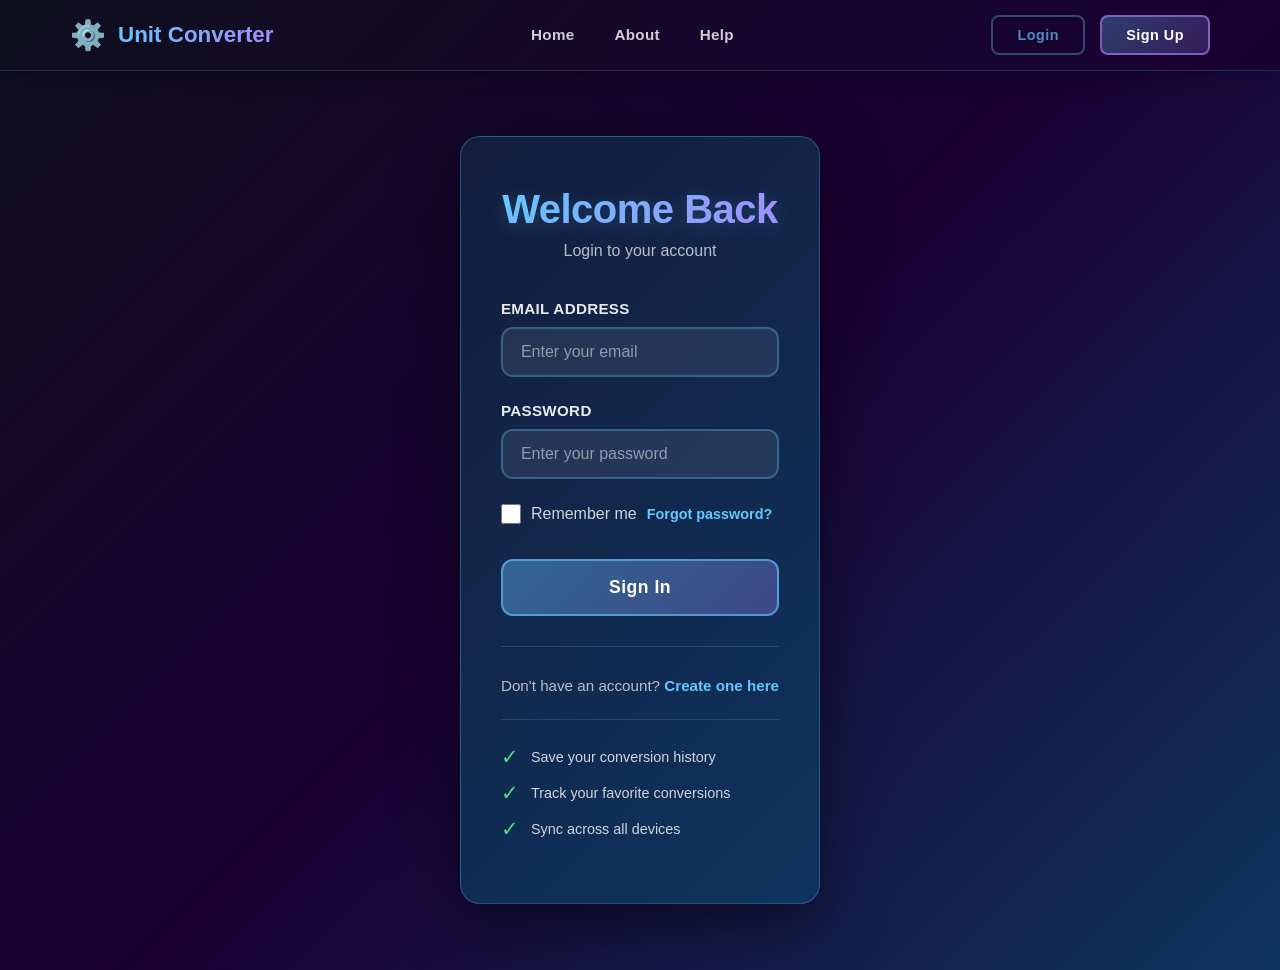
<file: login.html>
<!DOCTYPE html>
<html lang="en">
<head>
    <meta charset="UTF-8">
    <meta name="viewport" content="width=device-width, initial-scale=1.0">
    <meta name="description" content="Login to Unit Converter - Access your account and history">
    <title>Login | Unit Converter</title>
    <link rel="stylesheet" href="index.css">
    <style>
        .login-page-container {
            display: flex;
            justify-content: center;
            align-items: center;
            min-height: calc(100vh - 70px);
            padding: 40px 20px;
        }

        .login-wrapper {
            width: 100%;
            max-width: 450px;
        }

        .login-card {
            background: linear-gradient(135deg, rgba(20, 30, 60, 0.98), rgba(15, 52, 96, 0.98));
            border: 1px solid rgba(100, 200, 255, 0.3);
            border-radius: 20px;
            padding: 50px 40px;
            box-shadow: 0 20px 60px rgba(0, 0, 0, 0.5);
        }

        .login-header {
            text-align: center;
            margin-bottom: 40px;
        }

        .login-header h1 {
            font-size: 2.5rem;
            background: linear-gradient(135deg, #64c8ff, #a78bfa);
            -webkit-background-clip: text;
            -webkit-text-fill-color: transparent;
            background-clip: text;
            margin-bottom: 10px;
        }

        .login-header p {
            color: rgba(255, 255, 255, 0.7);
            font-size: 1rem;
        }

        .login-form {
            display: flex;
            flex-direction: column;
            gap: 25px;
        }

        .form-field {
            display: flex;
            flex-direction: column;
            gap: 10px;
        }

        .form-field label {
            color: rgba(255, 255, 255, 0.9);
            font-weight: 700;
            font-size: 0.95rem;
            letter-spacing: 0.3px;
            text-transform: uppercase;
        }

        .form-field input {
            padding: 14px 18px;
            background: rgba(255, 255, 255, 0.08);
            border: 2px solid rgba(100, 200, 255, 0.3);
            border-radius: 12px;
            color: white;
            font-size: 1rem;
            transition: all 0.3s ease;
            font-weight: 500;
        }

        .form-field input::placeholder {
            color: rgba(255, 255, 255, 0.5);
        }

        .form-field input:focus {
            background: rgba(100, 200, 255, 0.15);
            border-color: #64c8ff;
            box-shadow: 0 0 20px rgba(100, 200, 255, 0.3);
            outline: none;
        }

        .remember-me {
            display: flex;
            align-items: center;
            gap: 10px;
            color: rgba(255, 255, 255, 0.8);
        }

        .remember-me input {
            width: 20px;
            height: 20px;
            cursor: pointer;
        }

        .forgot-password {
            color: #64c8ff;
            text-decoration: none;
            font-weight: 600;
            font-size: 0.9rem;
            transition: all 0.3s ease;
            text-align: right;
        }

        .forgot-password:hover {
            color: #a78bfa;
        }

        .login-btn {
            padding: 16px;
            background: linear-gradient(135deg, rgba(100, 200, 255, 0.4), rgba(167, 139, 250, 0.3));
            border: 2px solid rgba(100, 200, 255, 0.6);
            color: white;
            border-radius: 12px;
            font-size: 1.1rem;
            font-weight: 700;
            cursor: pointer;
            transition: all 0.3s ease;
            letter-spacing: 0.5px;
            margin-top: 10px;
        }

        .login-btn:hover {
            background: linear-gradient(135deg, rgba(100, 200, 255, 0.6), rgba(167, 139, 250, 0.5));
            border-color: #64c8ff;
            box-shadow: 0 10px 30px rgba(100, 200, 255, 0.4);
            transform: translateY(-2px);
        }

        .login-footer {
            text-align: center;
            margin-top: 30px;
            padding-top: 30px;
            border-top: 1px solid rgba(100, 200, 255, 0.2);
        }

        .login-footer p {
            color: rgba(255, 255, 255, 0.7);
            font-size: 0.95rem;
        }

        .signup-link {
            color: #64c8ff;
            text-decoration: none;
            font-weight: 700;
            transition: all 0.3s ease;
        }

        .signup-link:hover {
            color: #a78bfa;
        }

        .features-list {
            margin-top: 25px;
            padding-top: 25px;
            border-top: 1px solid rgba(100, 200, 255, 0.2);
        }

        .feature-item {
            display: flex;
            align-items: center;
            gap: 12px;
            color: rgba(255, 255, 255, 0.8);
            font-size: 0.9rem;
            margin-bottom: 12px;
        }

        .feature-icon {
            color: #4ade80;
            font-size: 1.3rem;
        }

        @media (max-width: 600px) {
            .login-card {
                padding: 35px 25px;
            }

            .login-header h1 {
                font-size: 2rem;
            }

            .login-form {
                gap: 20px;
            }
        }
    </style>
</head>
<body>
    <!-- Navigation Bar -->
    <nav class="navbar">
        <div class="navbar-container">
            <a href="index.html" class="navbar-logo" style="text-decoration: none;">
                <span class="logo-icon">⚙️</span>
                <span class="logo-text">Unit Converter</span>
            </a>
            
            <ul class="nav-menu">
                <li class="nav-item">
                    <a href="index.html" class="nav-link">Home</a>
                </li>
                <li class="nav-item">
                    <a href="about.html" class="nav-link">About</a>
                </li>
                <li class="nav-item">
                    <a href="help.html" class="nav-link">Help</a>
                </li>
            </ul>

            <div class="nav-auth">
                <button class="btn-login" style="pointer-events: none; opacity: 0.7;">Login</button>
                <a href="signup.html" class="btn-signup" style="text-decoration: none; display: flex; align-items: center; padding: 10px 24px;">Sign Up</a>
            </div>

            <div class="hamburger">
                <span></span>
                <span></span>
                <span></span>
            </div>
        </div>
    </nav>

    <div class="login-page-container">
        <div class="login-wrapper">
            <div class="login-card">
                <div class="login-header">
                    <h1>Welcome Back</h1>
                    <p>Login to your account</p>
                </div>

                <form class="login-form" id="loginPageForm" onsubmit="handleLoginPage(event)">
                    <div class="form-field">
                        <label for="emailInput">Email Address</label>
                        <input 
                            type="email" 
                            id="emailInput" 
                            placeholder="Enter your email"
                            required
                        >
                    </div>

                    <div class="form-field">
                        <label for="passwordInput">Password</label>
                        <input 
                            type="password" 
                            id="passwordInput" 
                            placeholder="Enter your password"
                            required
                        >
                    </div>

                    <div class="remember-me">
                        <input type="checkbox" id="rememberCheckbox">
                        <label for="rememberCheckbox" style="margin: 0; text-transform: none;">Remember me</label>
                        <a href="#" class="forgot-password">Forgot password?</a>
                    </div>

                    <button type="submit" class="login-btn">Sign In</button>
                </form>

                <div class="login-footer">
                    <p>Don't have an account? <a href="index.html" class="signup-link">Create one here</a></p>
                </div>

                <div class="features-list">
                    <div class="feature-item">
                        <span class="feature-icon">✓</span>
                        <span>Save your conversion history</span>
                    </div>
                    <div class="feature-item">
                        <span class="feature-icon">✓</span>
                        <span>Track your favorite conversions</span>
                    </div>
                    <div class="feature-item">
                        <span class="feature-icon">✓</span>
                        <span>Sync across all devices</span>
                    </div>
                </div>
            </div>
        </div>
    </div>

    <script>
        // Load users from storage
        let users = JSON.parse(localStorage.getItem('users')) || [];

        function handleLoginPage(event) {
            event.preventDefault();
            const email = document.getElementById('emailInput').value;
            const password = document.getElementById('passwordInput').value;
            
            const user = users.find(u => u.email === email && u.password === password);
            
            if (user) {
                localStorage.setItem('currentUser', JSON.stringify(user));
                window.location.href = 'index.html';
            } else {
                alert('البريد أو كلمة المرور غير صحيحة');
            }
        }

        // Check if already logged in
        const currentUser = localStorage.getItem('currentUser');
        if (currentUser) {
            window.location.href = 'index.html';
        }
    </script>
</body>
</html>
</file>
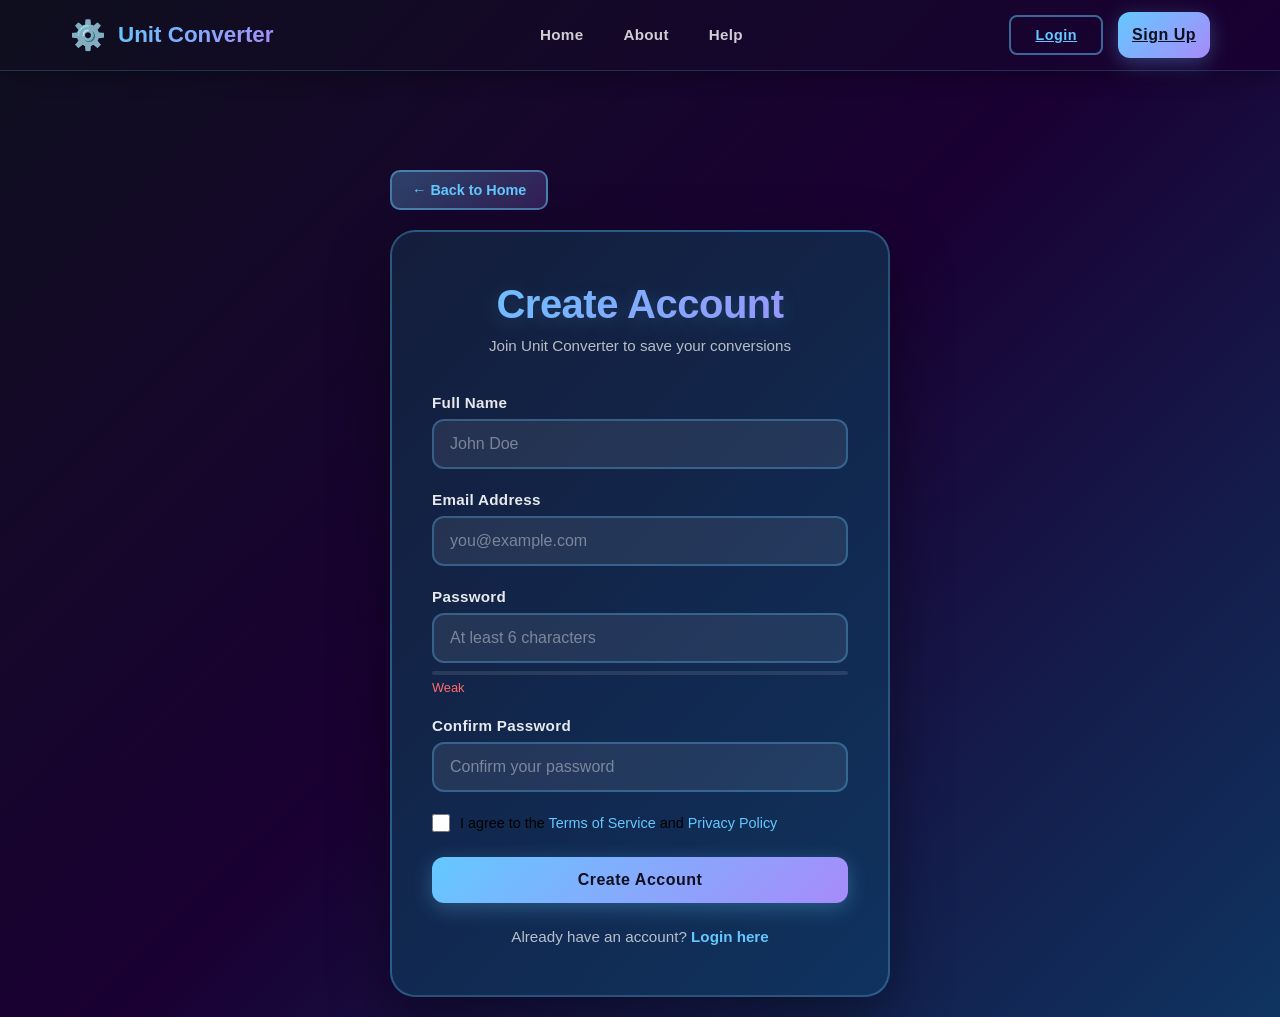
<file: signup.html>
<!DOCTYPE html>
<html lang="en">
<head>
    <meta charset="UTF-8">
    <meta name="viewport" content="width=device-width, initial-scale=1.0">
    <meta name="description" content="Sign up for Unit Converter - Create your account to save conversions">
    <title>Sign Up | Unit Converter</title>
    <link rel="stylesheet" href="index.css">
    <style>
        body {
            display: flex;
            justify-content: center;
            align-items: center;
            min-height: 100vh;
            padding: 20px;
        }

        .signup-wrapper {
            width: 100%;
            max-width: 500px;
            margin-top: 80px;
        }

        .signup-container {
            background: linear-gradient(135deg, rgba(20, 30, 60, 0.95), rgba(15, 52, 96, 0.95));
            border: 2px solid rgba(100, 200, 255, 0.3);
            border-radius: 25px;
            padding: 50px 40px;
            box-shadow: 0 20px 60px rgba(0, 0, 0, 0.4);
            backdrop-filter: blur(10px);
        }

        .signup-header {
            text-align: center;
            margin-bottom: 40px;
        }

        .signup-header h1 {
            font-size: 2.5rem;
            background: linear-gradient(135deg, #64c8ff, #a78bfa);
            -webkit-background-clip: text;
            -webkit-text-fill-color: transparent;
            background-clip: text;
            margin-bottom: 10px;
        }

        .signup-header p {
            color: rgba(255, 255, 255, 0.7);
            font-size: 0.95rem;
        }

        .form-group {
            margin-bottom: 22px;
        }

        .form-group label {
            display: block;
            color: rgba(255, 255, 255, 0.9);
            font-weight: 700;
            margin-bottom: 8px;
            font-size: 0.95rem;
        }

        .form-group input,
        .form-group select {
            width: 100%;
            padding: 14px 16px;
            background: rgba(255, 255, 255, 0.08);
            border: 2px solid rgba(100, 200, 255, 0.3);
            border-radius: 12px;
            color: #fff;
            font-size: 1rem;
            font-family: inherit;
            transition: all 0.3s ease;
            box-sizing: border-box;
        }

        .form-group input::placeholder {
            color: rgba(255, 255, 255, 0.4);
        }

        .form-group input:focus,
        .form-group select:focus {
            outline: none;
            background: rgba(255, 255, 255, 0.12);
            border-color: #64c8ff;
            box-shadow: 0 0 20px rgba(100, 200, 255, 0.3);
        }

        .password-strength {
            margin-top: 8px;
            height: 4px;
            background: rgba(255, 255, 255, 0.1);
            border-radius: 2px;
            overflow: hidden;
        }

        .strength-bar {
            height: 100%;
            width: 0%;
            background: #ff6b6b;
            transition: width 0.3s ease, background 0.3s ease;
        }

        .strength-text {
            margin-top: 5px;
            font-size: 0.8rem;
            color: #ff6b6b;
        }

        .form-group input:focus ~ .strength-text {
            color: #4ade80;
        }

        .checkbox-group {
            display: flex;
            align-items: center;
            margin-bottom: 25px;
        }

        .checkbox-group input[type="checkbox"] {
            width: 18px;
            height: 18px;
            margin-right: 10px;
            cursor: pointer;
            accent-color: #64c8ff;
        }

        .checkbox-group label {
            margin: 0;
            font-size: 0.9rem;
            font-weight: 500;
        }

        .checkbox-group a {
            color: #64c8ff;
            text-decoration: none;
            transition: color 0.3s ease;
        }

        .checkbox-group a:hover {
            color: #a78bfa;
            text-decoration: underline;
        }

        .btn-signup {
            width: 100%;
            padding: 14px;
            background: linear-gradient(135deg, #64c8ff, #a78bfa);
            border: none;
            border-radius: 12px;
            color: #0f0f1f;
            font-size: 1rem;
            font-weight: 800;
            cursor: pointer;
            transition: all 0.3s ease;
            box-shadow: 0 5px 20px rgba(100, 200, 255, 0.3);
        }

        .btn-signup:hover {
            transform: translateY(-2px);
            box-shadow: 0 10px 30px rgba(100, 200, 255, 0.5);
        }

        .btn-signup:active {
            transform: translateY(0);
        }

        .login-link {
            text-align: center;
            margin-top: 25px;
            color: rgba(255, 255, 255, 0.7);
            font-size: 0.95rem;
        }

        .login-link a {
            color: #64c8ff;
            text-decoration: none;
            font-weight: 700;
            transition: color 0.3s ease;
        }

        .login-link a:hover {
            color: #a78bfa;
        }

        .back-button {
            display: inline-block;
            margin-bottom: 20px;
            padding: 10px 20px;
            background: linear-gradient(135deg, rgba(100, 200, 255, 0.3), rgba(167, 139, 250, 0.2));
            border: 2px solid rgba(100, 200, 255, 0.5);
            color: #64c8ff;
            text-decoration: none;
            border-radius: 10px;
            font-weight: 700;
            transition: all 0.3s ease;
            font-size: 0.9rem;
        }

        .back-button:hover {
            background: linear-gradient(135deg, rgba(100, 200, 255, 0.5), rgba(167, 139, 250, 0.4));
            border-color: #64c8ff;
            box-shadow: 0 5px 15px rgba(100, 200, 255, 0.3);
        }

        .error-message {
            background: rgba(255, 107, 107, 0.2);
            border: 1px solid #ff6b6b;
            color: #ff9999;
            padding: 12px;
            border-radius: 8px;
            margin-bottom: 20px;
            display: none;
            font-size: 0.9rem;
        }

        .success-message {
            background: rgba(74, 222, 128, 0.2);
            border: 1px solid #4ade80;
            color: #4ade80;
            padding: 12px;
            border-radius: 8px;
            margin-bottom: 20px;
            display: none;
            font-size: 0.9rem;
        }

        @media (max-width: 600px) {
            .signup-container {
                padding: 30px 20px;
            }

            .signup-header h1 {
                font-size: 2rem;
            }
        }
    </style>
</head>
<body>
    <!-- Navigation Bar -->
    <nav class="navbar">
        <div class="navbar-container">
            <a href="index.html" class="navbar-logo" style="text-decoration: none;">
                <span class="logo-icon">⚙️</span>
                <span class="logo-text">Unit Converter</span>
            </a>
            
            <ul class="nav-menu">
                <li class="nav-item">
                    <a href="index.html" class="nav-link">Home</a>
                </li>
                <li class="nav-item">
                    <a href="about.html" class="nav-link">About</a>
                </li>
                <li class="nav-item">
                    <a href="help.html" class="nav-link">Help</a>
                </li>
            </ul>

            <div class="nav-auth">
                <a href="login.html" class="btn-login">Login</a>
                <a href="signup.html" class="btn-signup">Sign Up</a>
            </div>

            <div class="hamburger">
                <span></span>
                <span></span>
                <span></span>
            </div>
        </div>
    </nav>

    <div class="signup-wrapper">
        <a href="index.html" class="back-button">← Back to Home</a>

        <div class="signup-container">
            <div class="signup-header">
                <h1>Create Account</h1>
                <p>Join Unit Converter to save your conversions</p>
            </div>

            <div class="error-message" id="errorMessage"></div>
            <div class="success-message" id="successMessage"></div>

            <form id="signupForm" onsubmit="handleSignup(event)">
                <div class="form-group">
                    <label for="fullName">Full Name</label>
                    <input type="text" id="fullName" placeholder="John Doe" required>
                </div>

                <div class="form-group">
                    <label for="email">Email Address</label>
                    <input type="email" id="email" placeholder="you@example.com" required>
                </div>

                <div class="form-group">
                    <label for="password">Password</label>
                    <input type="password" id="password" placeholder="At least 6 characters" required onkeyup="checkPasswordStrength()">
                    <div class="password-strength">
                        <div class="strength-bar" id="strengthBar"></div>
                    </div>
                    <div class="strength-text" id="strengthText">Weak</div>
                </div>

                <div class="form-group">
                    <label for="confirmPassword">Confirm Password</label>
                    <input type="password" id="confirmPassword" placeholder="Confirm your password" required>
                </div>

                <div class="checkbox-group">
                    <input type="checkbox" id="terms" required>
                    <label for="terms">I agree to the <a href="#">Terms of Service</a> and <a href="#">Privacy Policy</a></label>
                </div>

                <button type="submit" class="btn-signup">Create Account</button>
            </form>

            <div class="login-link">
                Already have an account? <a href="login.html">Login here</a>
            </div>
        </div>
    </div>

    <script>
        // Check if user is already logged in
        const currentUser = localStorage.getItem('currentUser');
        if (currentUser) {
            window.location.href = 'index.html';
        }

        function checkPasswordStrength() {
            const password = document.getElementById('password').value;
            const strengthBar = document.getElementById('strengthBar');
            const strengthText = document.getElementById('strengthText');
            
            let strength = 0;
            const patterns = {
                weak: /.{6,}/,
                fair: /^(?=.*[a-z])(?=.*[A-Z]).{6,}/,
                good: /^(?=.*[a-z])(?=.*[A-Z])(?=.*\d).{6,}/,
                strong: /^(?=.*[a-z])(?=.*[A-Z])(?=.*\d)(?=.*[@$!%*?&]).{8,}/
            };

            if (patterns.weak.test(password)) strength = 25;
            if (patterns.fair.test(password)) strength = 50;
            if (patterns.good.test(password)) strength = 75;
            if (patterns.strong.test(password)) strength = 100;

            strengthBar.style.width = strength + '%';
            
            if (strength <= 25) {
                strengthBar.style.background = '#ff6b6b';
                strengthText.textContent = 'Weak';
                strengthText.style.color = '#ff6b6b';
            } else if (strength <= 50) {
                strengthBar.style.background = '#fbbf24';
                strengthText.textContent = 'Fair';
                strengthText.style.color = '#fbbf24';
            } else if (strength <= 75) {
                strengthBar.style.background = '#60a5fa';
                strengthText.textContent = 'Good';
                strengthText.style.color = '#60a5fa';
            } else {
                strengthBar.style.background = '#4ade80';
                strengthText.textContent = 'Strong';
                strengthText.style.color = '#4ade80';
            }
        }

        function handleSignup(e) {
            e.preventDefault();
            
            const fullName = document.getElementById('fullName').value;
            const email = document.getElementById('email').value;
            const password = document.getElementById('password').value;
            const confirmPassword = document.getElementById('confirmPassword').value;
            const errorDiv = document.getElementById('errorMessage');
            const successDiv = document.getElementById('successMessage');

            // Clear messages
            errorDiv.style.display = 'none';
            successDiv.style.display = 'none';

            // Validation
            if (!fullName.trim()) {
                errorDiv.textContent = 'Please enter your full name';
                errorDiv.style.display = 'block';
                return;
            }

            if (!email.includes('@')) {
                errorDiv.textContent = 'Please enter a valid email address';
                errorDiv.style.display = 'block';
                return;
            }

            if (password.length < 6) {
                errorDiv.textContent = 'Password must be at least 6 characters';
                errorDiv.style.display = 'block';
                return;
            }

            if (password !== confirmPassword) {
                errorDiv.textContent = 'Passwords do not match';
                errorDiv.style.display = 'block';
                return;
            }

            // Check if user already exists
            const users = JSON.parse(localStorage.getItem('users') || '[]');
            if (users.find(u => u.email === email)) {
                errorDiv.textContent = 'This email is already registered';
                errorDiv.style.display = 'block';
                return;
            }

            // Create new user
            const newUser = {
                id: Date.now(),
                name: fullName,
                email: email,
                password: password,
                createdAt: new Date().toISOString()
            };

            users.push(newUser);
            localStorage.setItem('users', JSON.stringify(users));

            // Auto login
            localStorage.setItem('currentUser', JSON.stringify({name: newUser.name, email: newUser.email}));

            successDiv.textContent = 'Account created successfully! Redirecting...';
            successDiv.style.display = 'block';

            setTimeout(() => {
                window.location.href = 'index.html';
            }, 1500);
        }
    </script>
</body>
</html>
</file>
<file: index.css>
* {
    margin: 0;
    padding: 0;
    box-sizing: border-box;
}

/* Navigation Bar */
.navbar {
    position: fixed;
    top: 0;
    left: 0;
    right: 0;
    background: linear-gradient(135deg, rgba(15, 15, 31, 0.98), rgba(26, 0, 51, 0.98));
    backdrop-filter: blur(20px);
    -webkit-backdrop-filter: blur(20px);
    border-bottom: 1px solid rgba(100, 200, 255, 0.2);
    z-index: 1000;
    box-shadow: 0 4px 20px rgba(0, 0, 0, 0.3);
}

.navbar-container {
    max-width: 1200px;
    margin: 0 auto;
    padding: 0 30px;
    display: flex;
    justify-content: space-between;
    align-items: center;
    height: 70px;
}

.navbar-logo {
    display: flex;
    align-items: center;
    gap: 12px;
    cursor: pointer;
    transition: all 0.3s ease;
}

.logo-icon {
    font-size: 1.8rem;
    animation: spin 6s linear infinite;
}

@keyframes spin {
    from { transform: rotate(0deg); }
    to { transform: rotate(360deg); }
}

.logo-text {
    font-size: 1.4rem;
    font-weight: 800;
    background: linear-gradient(135deg, #64c8ff, #a78bfa);
    -webkit-background-clip: text;
    -webkit-text-fill-color: transparent;
    background-clip: text;
}

.navbar-logo:hover {
    transform: scale(1.05);
}

.nav-menu {
    display: flex;
    list-style: none;
    gap: 40px;
}

.nav-item {
    position: relative;
}

.nav-link {
    color: rgba(255, 255, 255, 0.8);
    text-decoration: none;
    font-weight: 600;
    font-size: 0.95rem;
    transition: all 0.3s ease;
    letter-spacing: 0.3px;
}

.nav-link:hover,
.nav-link.active {
    color: #64c8ff;
}

.nav-link::after {
    content: '';
    position: absolute;
    bottom: -5px;
    left: 0;
    width: 0;
    height: 2px;
    background: linear-gradient(90deg, #64c8ff, #a78bfa);
    transition: width 0.3s ease;
}

.nav-link:hover::after,
.nav-link.active::after {
    width: 100%;
}

.nav-auth {
    display: flex;
    gap: 15px;
    align-items: center;
}

.btn-login,
.btn-signup {
    padding: 10px 24px;
    border: 2px solid rgba(100, 200, 255, 0.5);
    background: transparent;
    color: #64c8ff;
    border-radius: 8px;
    font-weight: 700;
    cursor: pointer;
    transition: all 0.3s ease;
    font-size: 0.9rem;
    letter-spacing: 0.5px;
}

.btn-login:hover {
    background: rgba(100, 200, 255, 0.15);
    border-color: #64c8ff;
    box-shadow: 0 0 15px rgba(100, 200, 255, 0.3);
}

.btn-signup {
    background: linear-gradient(135deg, rgba(100, 200, 255, 0.3), rgba(167, 139, 250, 0.2));
    border-color: rgba(167, 139, 250, 0.6);
    color: white;
}

.btn-signup:hover {
    background: linear-gradient(135deg, rgba(100, 200, 255, 0.5), rgba(167, 139, 250, 0.4));
    border-color: #a78bfa;
    box-shadow: 0 0 20px rgba(167, 139, 250, 0.4);
}

.btn-user {
    padding: 10px 24px;
    background: linear-gradient(135deg, rgba(100, 200, 255, 0.3), rgba(167, 139, 250, 0.2));
    border: 2px solid rgba(100, 200, 255, 0.6);
    color: #64c8ff;
    border-radius: 8px;
    font-weight: 700;
    cursor: pointer;
    transition: all 0.3s ease;
    font-size: 0.9rem;
    letter-spacing: 0.5px;
}

.btn-user:hover {
    background: linear-gradient(135deg, rgba(100, 200, 255, 0.5), rgba(167, 139, 250, 0.4));
    border-color: #a78bfa;
    box-shadow: 0 0 20px rgba(100, 200, 255, 0.4);
}

.hamburger {
    display: none;
    flex-direction: column;
    cursor: pointer;
    gap: 6px;
}

.hamburger span {
    width: 28px;
    height: 3px;
    background: #64c8ff;
    border-radius: 2px;
    transition: all 0.3s ease;
}

/* Modal Styles */
.modal {
    display: none;
    position: fixed;
    z-index: 2000;
    left: 0;
    top: 0;
    width: 100%;
    height: 100%;
    background: rgba(0, 0, 0, 0.7);
    backdrop-filter: blur(5px);
    animation: fadeIn 0.3s ease;
}

@keyframes fadeIn {
    from { opacity: 0; }
    to { opacity: 1; }
}

.modal.show {
    display: flex;
    justify-content: center;
    align-items: center;
}

.modal-content {
    background: linear-gradient(135deg, rgba(20, 30, 60, 0.98), rgba(15, 52, 96, 0.98));
    border: 1px solid rgba(100, 200, 255, 0.3);
    border-radius: 20px;
    padding: 40px;
    width: 90%;
    max-width: 420px;
    box-shadow: 0 20px 60px rgba(0, 0, 0, 0.5);
    position: relative;
    animation: slideUp 0.4s cubic-bezier(0.34, 1.56, 0.64, 1);
}

@keyframes slideUp {
    from {
        opacity: 0;
        transform: translateY(50px);
    }
    to {
        opacity: 1;
        transform: translateY(0);
    }
}

.close {
    position: absolute;
    right: 20px;
    top: 20px;
    font-size: 28px;
    font-weight: bold;
    color: rgba(255, 255, 255, 0.6);
    cursor: pointer;
    transition: all 0.3s ease;
    width: 30px;
    height: 30px;
    display: flex;
    align-items: center;
    justify-content: center;
}

.close:hover {
    color: #64c8ff;
    transform: rotate(90deg);
}

.modal-content h2 {
    font-size: 1.8rem;
    margin-bottom: 30px;
    color: #64c8ff;
    font-weight: 800;
}

.form-group {
    margin-bottom: 22px;
}

.form-group label {
    display: block;
    margin-bottom: 8px;
    color: rgba(255, 255, 255, 0.9);
    font-weight: 600;
    font-size: 0.95rem;
    letter-spacing: 0.3px;
}

.form-group input {
    width: 100%;
    padding: 14px 16px;
    background: rgba(255, 255, 255, 0.08);
    border: 2px solid rgba(100, 200, 255, 0.3);
    border-radius: 10px;
    color: white;
    font-size: 1rem;
    transition: all 0.3s ease;
    font-weight: 500;
}

.form-group input::placeholder {
    color: rgba(255, 255, 255, 0.5);
}

.form-group input:focus {
    background: rgba(100, 200, 255, 0.15);
    border-color: #64c8ff;
    box-shadow: 0 0 15px rgba(100, 200, 255, 0.3);
    outline: none;
}

.form-group.checkbox {
    display: flex;
    align-items: center;
    margin-bottom: 25px;
}

.form-group.checkbox input {
    width: 20px;
    height: 20px;
    margin-right: 10px;
    cursor: pointer;
}

.form-group.checkbox label {
    margin-bottom: 0;
    font-weight: 500;
    cursor: pointer;
}

.btn-primary {
    width: 100%;
    padding: 14px;
    background: linear-gradient(135deg, rgba(100, 200, 255, 0.4), rgba(167, 139, 250, 0.3));
    border: 2px solid rgba(100, 200, 255, 0.6);
    color: white;
    border-radius: 10px;
    font-size: 1.05rem;
    font-weight: 700;
    cursor: pointer;
    transition: all 0.3s ease;
    letter-spacing: 0.5px;
}

.btn-primary:hover {
    background: linear-gradient(135deg, rgba(100, 200, 255, 0.6), rgba(167, 139, 250, 0.5));
    border-color: #64c8ff;
    box-shadow: 0 8px 25px rgba(100, 200, 255, 0.4);
    transform: translateY(-2px);
}

.form-footer {
    text-align: center;
    margin-top: 20px;
    color: rgba(255, 255, 255, 0.7);
    font-size: 0.9rem;
}

.form-footer a {
    color: #64c8ff;
    text-decoration: none;
    font-weight: 700;
    transition: all 0.3s ease;
}

.form-footer a:hover {
    color: #a78bfa;
}

/* User Menu */
.user-menu {
    position: fixed;
    top: 75px;
    right: 30px;
    background: linear-gradient(135deg, rgba(20, 30, 60, 0.98), rgba(15, 52, 96, 0.98));
    border: 1px solid rgba(100, 200, 255, 0.3);
    border-radius: 15px;
    padding: 15px;
    width: 280px;
    box-shadow: 0 20px 60px rgba(0, 0, 0, 0.5);
    z-index: 1500;
    animation: slideDown 0.3s ease;
}

@keyframes slideDown {
    from {
        opacity: 0;
        transform: translateY(-20px);
    }
    to {
        opacity: 1;
        transform: translateY(0);
    }
}

.user-menu.hidden {
    display: none;
}

.user-info {
    display: flex;
    align-items: center;
    gap: 15px;
    padding: 10px 0;
}

.user-avatar {
    font-size: 2.5rem;
    width: 50px;
    height: 50px;
    background: rgba(100, 200, 255, 0.2);
    border-radius: 50%;
    display: flex;
    align-items: center;
    justify-content: center;
}

.user-details {
    flex: 1;
}

.user-name {
    color: #64c8ff;
    font-weight: 700;
    font-size: 1.05rem;
}

.user-email {
    color: rgba(255, 255, 255, 0.6);
    font-size: 0.85rem;
}

.user-menu hr {
    border: none;
    border-top: 1px solid rgba(100, 200, 255, 0.2);
    margin: 12px 0;
}

.menu-item {
    display: block;
    padding: 12px 16px;
    color: rgba(255, 255, 255, 0.8);
    text-decoration: none;
    border-radius: 8px;
    transition: all 0.3s ease;
    font-weight: 600;
}

.menu-item:hover {
    background: rgba(100, 200, 255, 0.2);
    color: #64c8ff;
}

.menu-item.logout {
    color: #ff6b6b;
}

.menu-item.logout:hover {
    background: rgba(255, 107, 107, 0.2);
}

body {
    font-family: -apple-system, BlinkMacSystemFont, 'Segoe UI', Roboto, 'Helvetica Neue', Oxygen, Ubuntu, sans-serif;
    background: linear-gradient(135deg, #0f0f1f 0%, #1a0033 50%, #0f3460 100%);
    min-height: 100vh;
    display: flex;
    flex-direction: column;
    justify-content: center;
    align-items: center;
    padding: 20px;
    margin-top: 70px;
}

.container {
    width: 100%;
    max-width: 1000px;
}

#main {
    color: white;
    background: linear-gradient(135deg, rgba(20, 30, 60, 0.95), rgba(15, 52, 96, 0.95));
    backdrop-filter: blur(30px);
    -webkit-backdrop-filter: blur(30px);
    border: 1px solid rgba(100, 200, 255, 0.2);
    border-radius: 25px;
    padding: 65px 50px;
    box-shadow: 0 20px 60px rgba(0, 0, 0, 0.4), 0 0 40px rgba(100, 200, 255, 0.1);
}

.header {
    text-align: center;
    margin-bottom: 50px;
    position: relative;
}

.header::after {
    content: '';
    position: absolute;
    bottom: -25px;
    left: 50%;
    transform: translateX(-50%);
    width: 60px;
    height: 3px;
    background: linear-gradient(90deg, transparent, #64c8ff, transparent);
    border-radius: 2px;
}

h1 {
    font-size: 3.5rem;
    font-weight: 800;
    margin-bottom: 12px;
    background: linear-gradient(135deg, #64c8ff, #a78bfa);
    -webkit-background-clip: text;
    -webkit-text-fill-color: transparent;
    background-clip: text;
    letter-spacing: -0.5px;
    text-shadow: 0 4px 20px rgba(100, 200, 255, 0.2);
}

.subtitle {
    font-size: 1.15rem;
    color: rgba(255, 255, 255, 0.7);
    margin: 0;
    font-weight: 300;
    letter-spacing: 0.3px;
}

.input-section {
    display: grid;
    gap: 28px;
    margin-bottom: 40px;
    background: rgba(255, 255, 255, 0.05);
    padding: 30px;
    border-radius: 18px;
    border: 1px solid rgba(100, 200, 255, 0.15);
}

.input-group {
    display: flex;
    flex-direction: column;
    gap: 12px;
}

.label {
    font-size: 0.95rem;
    font-weight: 600;
    color: rgba(255, 255, 255, 0.9);
    letter-spacing: 0.4px;
    text-transform: uppercase;
    opacity: 0.9;
}

#input,
#type {
    width: 100%;
    height: 55px;
    border-radius: 14px;
    border: 2px solid rgba(100, 200, 255, 0.3);
    padding: 0 22px;
    font-size: 1.05rem;
    color: white;
    background: rgba(255, 255, 255, 0.08);
    outline: none;
    transition: all 0.4s cubic-bezier(0.4, 0, 0.2, 1);
    font-weight: 500;
}

#input::placeholder {
    color: rgba(255, 255, 255, 0.5);
}

#input:focus,
#type:focus {
    background: rgba(100, 200, 255, 0.15);
    border-color: rgba(100, 200, 255, 0.8);
    box-shadow: 0 0 0 3px rgba(100, 200, 255, 0.1), inset 0 2px 8px rgba(0, 0, 0, 0.2);
    transform: translateY(-2px);
}

option {
    background-color: #1a3a52;
    color: white;
}
}

optgroup {
    background-color: #1a3a52;
}

input[type=number]::-webkit-inner-spin-button,
input[type=number]::-webkit-outer-spin-button {
    -webkit-appearance: none;
    margin: 0;
}

.button-group {
    display: flex;
    gap: 18px;
    margin: 35px 0 40px 0;
}

.convert-btn,
.clear-btn {
    flex: 1;
    height: 58px;
    border-radius: 14px;
    border: 2px solid rgba(100, 200, 255, 0.5);
    font-size: 1.05rem;
    font-weight: 700;
    color: white;
    background: linear-gradient(135deg, rgba(100, 200, 255, 0.3), rgba(167, 139, 250, 0.2));
    outline: none;
    transition: all 0.4s cubic-bezier(0.4, 0, 0.2, 1);
    cursor: pointer;
    letter-spacing: 0.6px;
    text-transform: uppercase;
    box-shadow: 0 4px 15px rgba(100, 200, 255, 0.2);
    position: relative;
    overflow: hidden;
}

.convert-btn::before,
.clear-btn::before {
    content: '';
    position: absolute;
    top: 0;
    left: -100%;
    width: 100%;
    height: 100%;
    background: linear-gradient(90deg, rgba(255, 255, 255, 0.2), rgba(255, 255, 255, 0));
    transition: left 0.5s ease;
}

.convert-btn:hover,
.clear-btn:hover {
    background: linear-gradient(135deg, rgba(100, 200, 255, 0.5), rgba(167, 139, 250, 0.4));
    border-color: rgba(100, 200, 255, 0.9);
    box-shadow: 0 8px 25px rgba(100, 200, 255, 0.4), 0 0 20px rgba(100, 200, 255, 0.2);
    transform: translateY(-3px);
}

.convert-btn:hover::before,
.clear-btn:hover::before {
    left: 100%;
}

.convert-btn:active,
.clear-btn:active {
    transform: translateY(-1px);
}

.clear-btn {
    background: linear-gradient(135deg, rgba(239, 68, 68, 0.2), rgba(239, 68, 68, 0.1));
    border-color: rgba(239, 68, 68, 0.4);
    box-shadow: 0 4px 15px rgba(239, 68, 68, 0.15);
}

.clear-btn:hover {
    background: linear-gradient(135deg, rgba(239, 68, 68, 0.4), rgba(239, 68, 68, 0.3));
    border-color: rgba(239, 68, 68, 0.8);
    box-shadow: 0 8px 25px rgba(239, 68, 68, 0.3), 0 0 20px rgba(239, 68, 68, 0.15);
}

.result-container {
    min-height: 100px;
    padding: 28px;
    background: linear-gradient(135deg, rgba(100, 200, 255, 0.1), rgba(167, 139, 250, 0.08));
    border-radius: 16px;
    border: 2px solid rgba(100, 200, 255, 0.3);
    font-size: 1.15rem;
    line-height: 2;
    text-align: center;
    color: rgba(255, 255, 255, 0.95);
    margin-bottom: 25px;
    box-shadow: inset 0 2px 10px rgba(0, 0, 0, 0.2);
}

.result-item {
    margin: 14px 0;
    font-weight: 600;
    animation: slideIn 0.4s cubic-bezier(0.34, 1.56, 0.64, 1);
    padding: 12px 16px;
    background: rgba(255, 255, 255, 0.05);
    border-radius: 10px;
    border-left: 4px solid rgba(100, 200, 255, 0.5);
    text-align: left;
}

.success {
    color: #4ade80;
    border-left-color: #4ade80;
}

.error {
    color: #ff6b6b;
    border-left-color: #ff6b6b;
}

.history-container {
    background: linear-gradient(135deg, rgba(100, 200, 255, 0.08), rgba(167, 139, 250, 0.06));
    border-radius: 16px;
    border: 1px solid rgba(100, 200, 255, 0.2);
    padding: 22px;
    margin-top: 25px;
    max-height: 250px;
    overflow-y: auto;
    box-shadow: inset 0 2px 8px rgba(0, 0, 0, 0.1);
}

.history-container::-webkit-scrollbar {
    width: 6px;
}

.history-container::-webkit-scrollbar-track {
    background: rgba(255, 255, 255, 0.05);
    border-radius: 10px;
}

.history-container::-webkit-scrollbar-thumb {
    background: rgba(100, 200, 255, 0.3);
    border-radius: 10px;
}

.history-container::-webkit-scrollbar-thumb:hover {
    background: rgba(100, 200, 255, 0.5);
}

.history-item {
    background: rgba(100, 200, 255, 0.1);
    padding: 14px 16px;
    border-radius: 10px;
    margin: 10px 0;
    font-size: 0.98rem;
    cursor: pointer;
    transition: all 0.3s cubic-bezier(0.4, 0, 0.2, 1);
    border-left: 4px solid rgba(100, 200, 255, 0.6);
    border: 1px solid rgba(100, 200, 255, 0.2);
}

.history-item:hover {
    background: rgba(100, 200, 255, 0.2);
    border-left-color: rgba(100, 200, 255, 1);
    transform: translateX(6px);
    box-shadow: 0 4px 12px rgba(100, 200, 255, 0.2);
}

.history-title {
    font-size: 0.82rem;
    color: rgba(255, 255, 255, 0.65);
    margin-bottom: 14px;
    font-weight: 700;
    text-transform: uppercase;
    letter-spacing: 1.2px;
}

@keyframes slideIn {
    from {
        opacity: 0;
        transform: translateY(-12px);
    }
    to {
        opacity: 1;
        transform: translateY(0);
    }
}

.footer {
    margin-top: 50px;
    text-align: center;
    color: rgba(255, 255, 255, 0.55);
    font-size: 0.88rem;
    font-weight: 500;
    letter-spacing: 0.5px;
}

/* Responsive Design */
@media (max-width: 768px) {
    .navbar-container {
        padding: 0 20px;
    }
    
    .nav-menu {
        display: none;
    }
    
    .nav-auth {
        gap: 10px;
    }
    
    .btn-login,
    .btn-signup {
        padding: 8px 16px;
        font-size: 0.85rem;
    }
    
    .hamburger {
        display: flex;
    }

    body {
        padding: 15px;
    }

    #main {
        padding: 45px 30px;
        border-radius: 20px;
    }

    h1 {
        font-size: 2.5rem;
    }

    .subtitle {
        font-size: 1rem;
    }

    .input-section {
        padding: 25px;
        gap: 22px;
    }

    #input,
    #type,
    .convert-btn,
    .clear-btn {
        font-size: 1rem;
        height: 50px;
    }

    .button-group {
        gap: 14px;
        flex-direction: row;
    }

    .result-container {
        font-size: 1.05rem;
        padding: 24px;
    }

    .history-container {
        max-height: 220px;
    }
    
    .user-menu {
        right: 20px;
        width: 260px;
    }
    
    .modal-content {
        width: 95%;
        max-width: 380px;
        padding: 35px 25px;
    }
}

@media (max-width: 480px) {
    .navbar-container {
        padding: 0 15px;
    }
    
    .navbar-logo {
        gap: 8px;
    }
    
    .logo-icon {
        font-size: 1.4rem;
    }
    
    .logo-text {
        font-size: 1.1rem;
    }
    
    .nav-auth {
        display: none;
    }
    
    .hamburger {
        display: flex;
    }

    body {
        padding: 12px;
        margin-top: 65px;
    }

    #main {
        padding: 35px 20px;
        border-radius: 18px;
    }

    h1 {
        font-size: 2rem;
    }

    .header::after {
        width: 50px;
    }

    .subtitle {
        font-size: 0.95rem;
    }

    .input-section {
        padding: 20px;
        gap: 18px;
    }

    .input-group {
        gap: 10px;
    }

    .label {
        font-size: 0.9rem;
    }

    #input,
    #type {
        height: 48px;
        font-size: 0.95rem;
    }

    .button-group {
        flex-direction: column;
        gap: 12px;
        margin: 30px 0 35px 0;
    }

    .convert-btn,
    .clear-btn {
        height: 52px;
        font-size: 0.95rem;
    }

    .result-container {
        font-size: 1rem;
        padding: 20px;
        min-height: 90px;
        line-height: 1.8;
    }

    .result-item {
        margin: 10px 0;
        padding: 10px 12px;
        font-size: 0.95rem;
    }

    .history-container {
        max-height: 200px;
        padding: 18px;
    }

    .history-title {
        font-size: 0.8rem;
    }

    .history-item {
        padding: 12px 14px;
        font-size: 0.92rem;
        margin: 8px 0;
    }
    
    .user-menu {
        right: 15px;
        width: 240px;
        top: 65px;
    }
    
    .modal-content {
        width: 95%;
        max-width: 340px;
        padding: 30px 20px;
    }
    
    .modal-content h2 {
        font-size: 1.5rem;
    }
    
    .btn-primary {
        font-size: 0.95rem;
        padding: 12px;
    }
}
</file>
